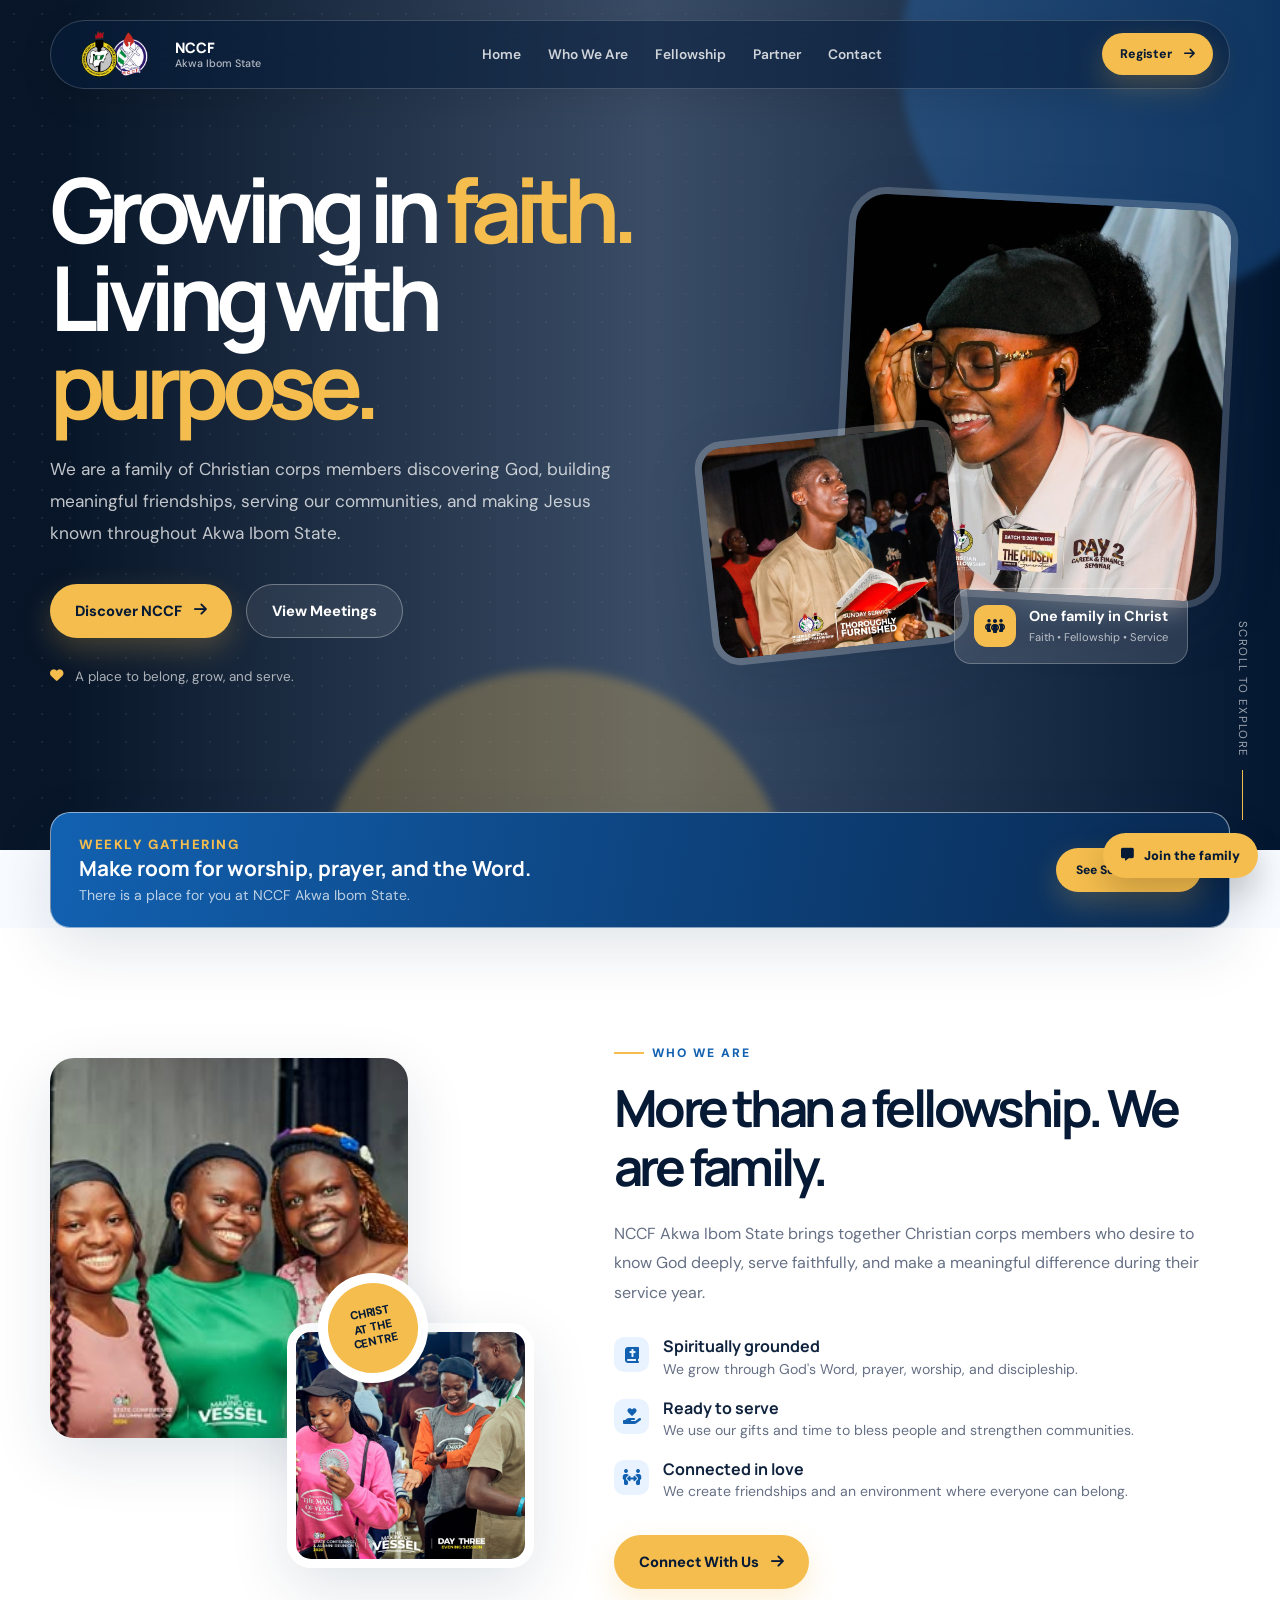
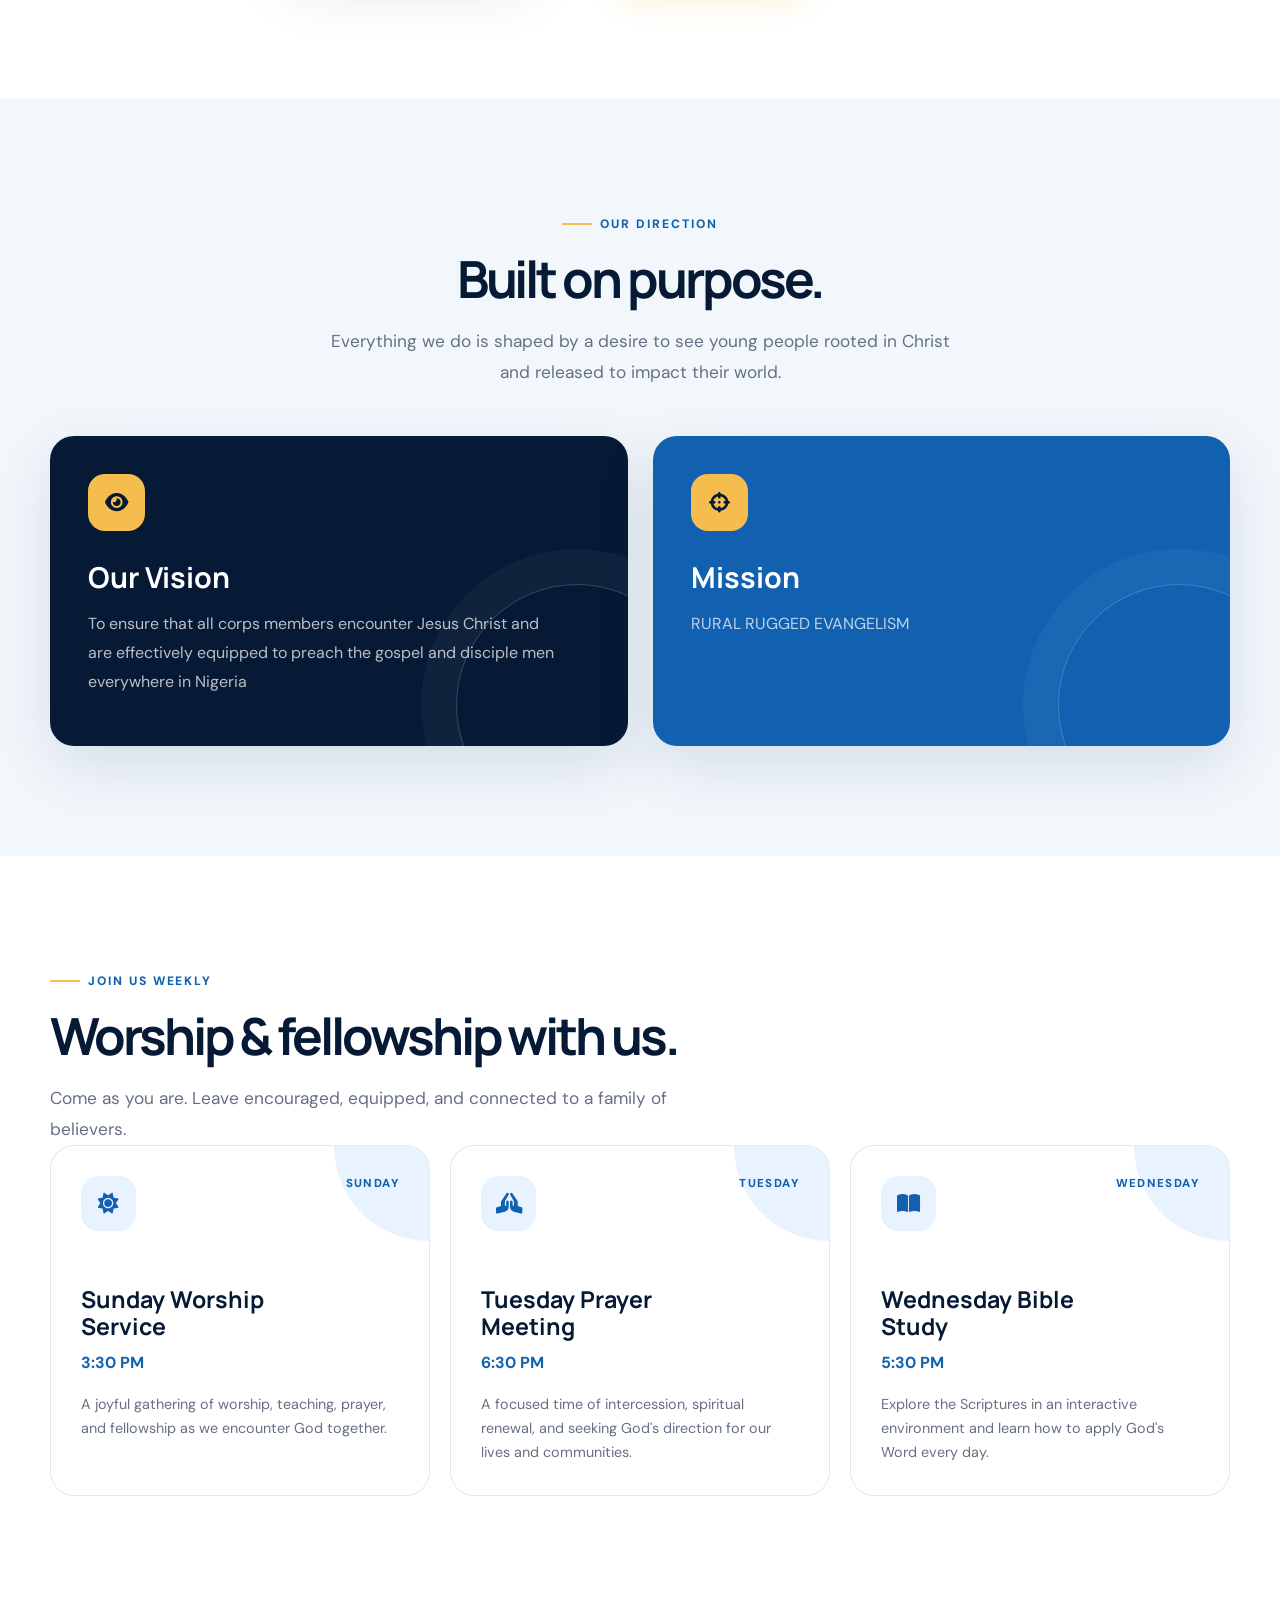
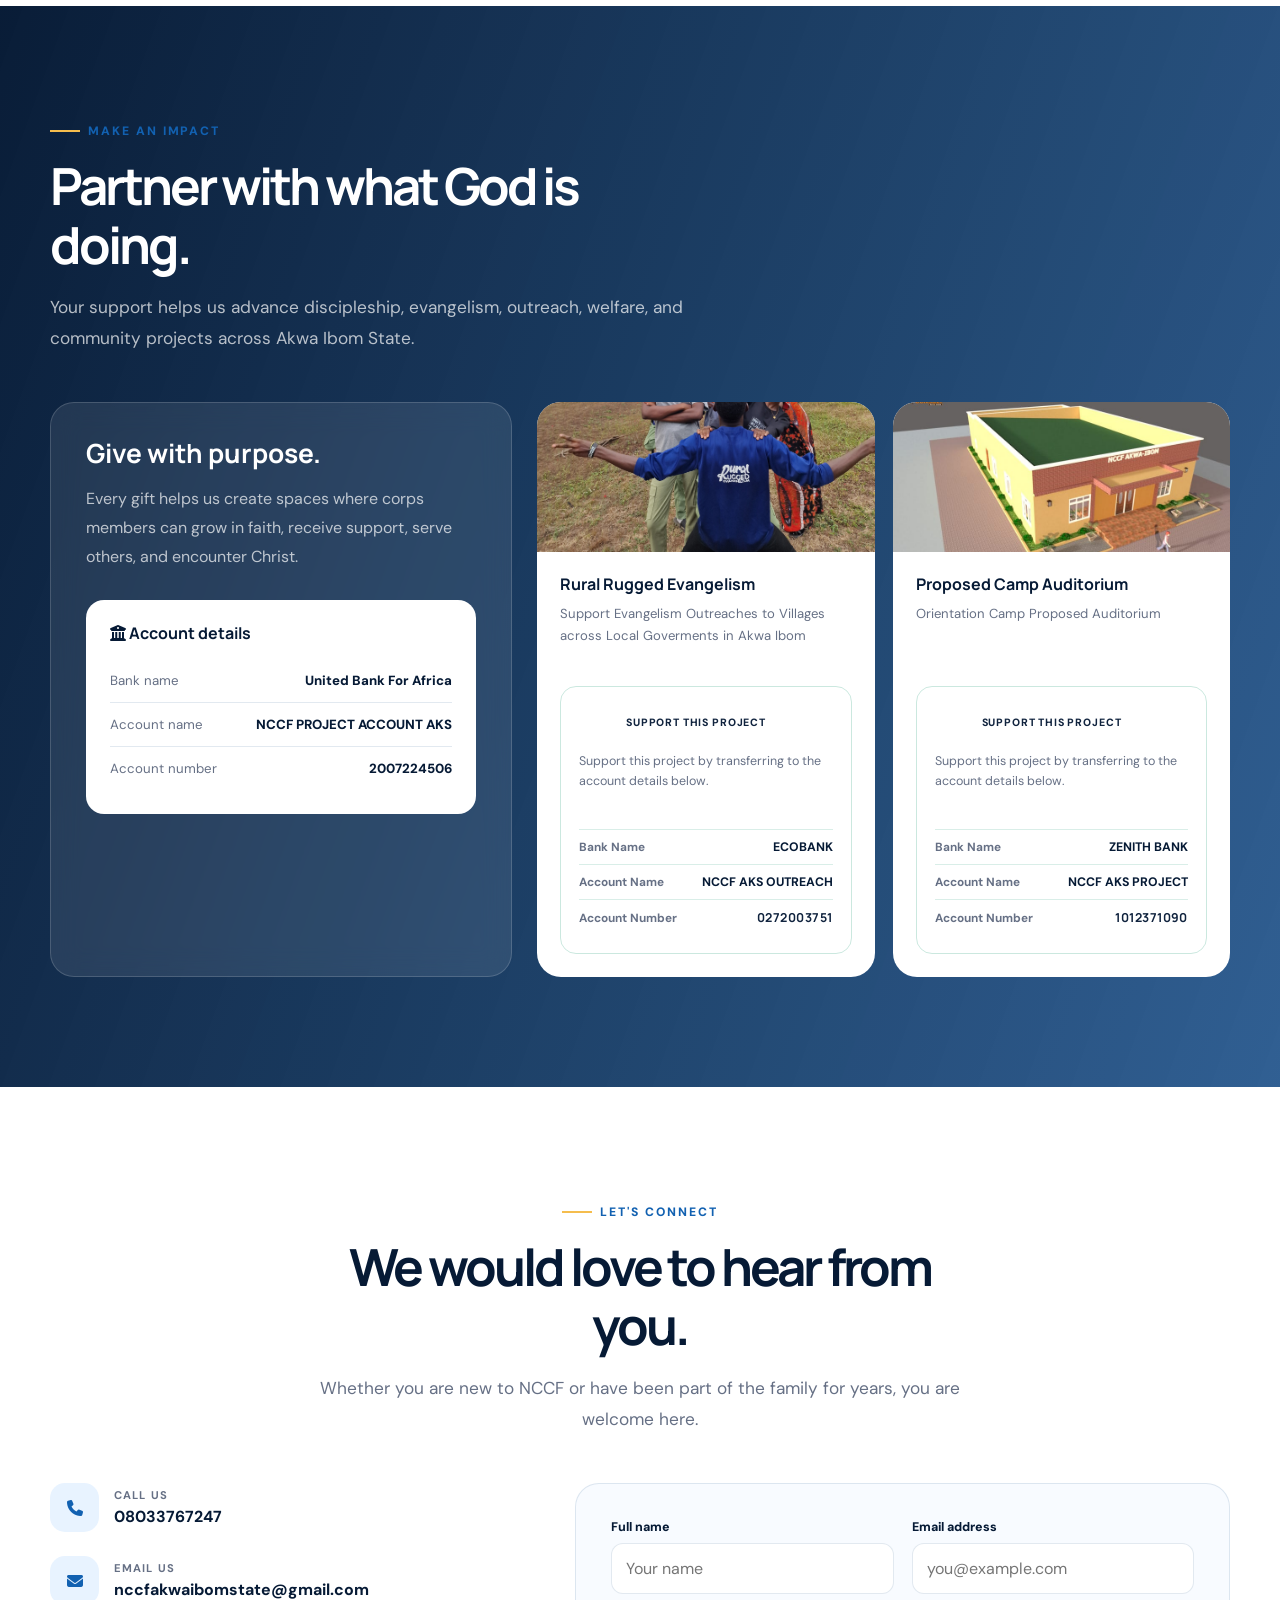
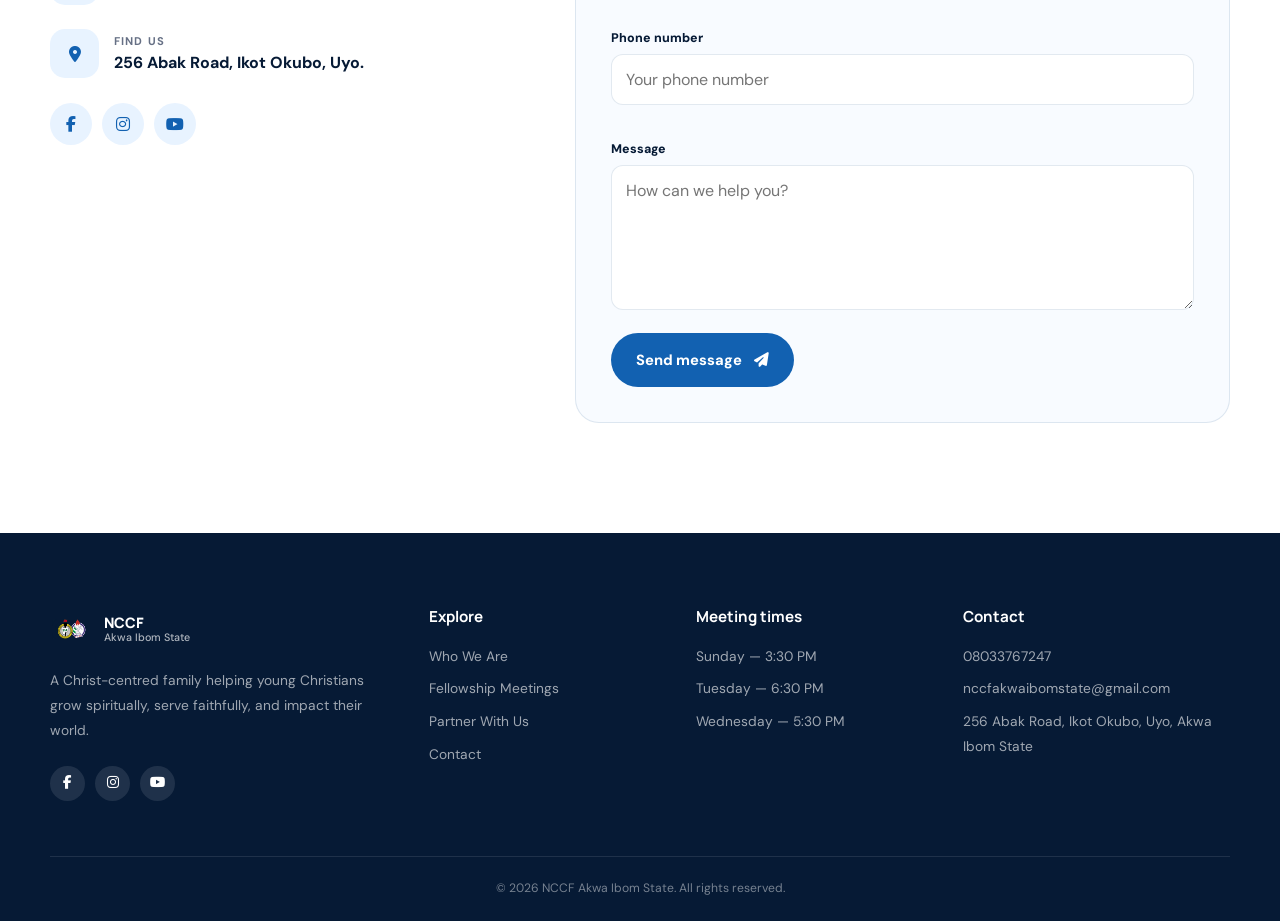
<file: index.html>
<!DOCTYPE html>
<html lang="en">

<head>
  <meta charset="UTF-8" />
  <meta name="viewport" content="width=device-width, initial-scale=1.0" />

  <title>NCCF Akwa Ibom State | Growing Together in Christ</title>

  <meta name="description"
    content="NCCF Akwa Ibom State is a Christian community of corps members growing in faith, serving God and impacting lives." />

  <link rel="preconnect" href="https://fonts.googleapis.com" />
  <link rel="preconnect" href="https://fonts.gstatic.com" crossorigin />

  <link
    href="https://fonts.googleapis.com/css2?family=DM+Sans:wght@400;500;600;700&family=Manrope:wght@400;500;600;700;800&display=swap"
    rel="stylesheet" />

  <link rel="stylesheet" href="https://cdnjs.cloudflare.com/ajax/libs/font-awesome/6.5.2/css/all.min.css" />

  <link rel="stylesheet" href="css/styles.css" />
</head>

<body>
  <header class="site-header" id="header">
    <div class="container">
      <nav class="nav">
        <a class="brand" href="#home">
          <div class="brand-mark">
            <img src="./images/nccf_logo.png" />
          </div>
          <div class="brand-copy">
            NCCF
            <small>Akwa Ibom State</small>
          </div>
        </a>

        <div class="nav-links">
          <a href="#home">Home</a>
          <a href="#about">Who We Are</a>
          <a href="#services">Fellowship</a>
          <a href="#partner">Partner</a>
          <a href="#contact">Contact</a>
        </div>

        <a class="btn btn-primary nav-cta" href="signup.html" target="_blank">
          Register <i class="fa-solid fa-arrow-right"></i>
        </a>

        <button class="menu-toggle" id="menuToggle" aria-label="Open navigation">
          <i class="fa-solid fa-bars"></i>
        </button>
      </nav>
    </div>
  </header>

  <div class="mobile-navigation" id="mobileNavigation">
    <button id="closeNavigation" aria-label="Close navigation">
      <i class="fa-solid fa-xmark"></i>
    </button>

    <a href="#home">Home</a>
    <a href="#about">Who We Are</a>
    <a href="#services">Fellowship</a>
    <a href="#partner">Partner</a>
    <a href="#contact">Contact</a>
    <a href="signup.html">Register</a>

  </div>

  <main>
    <section class="hero" id="home">
      <div class="hero-orb orb-one"></div>
      <div class="hero-orb orb-two"></div>

      <div class="container hero-inner">
        <div class="hero-copy">
          <!-- <div class="hero-label">
            <span class="pulse"></span>
            Welcome to NCCF Akwa Ibom
          </div> -->

          <h1>
            Growing in <span>faith.</span><br />
            Living with <span>purpose.</span>
          </h1>

          <p class="hero-description">
            We are a family of Christian corps members discovering God,
            building meaningful friendships, serving our communities, and
            making Jesus known throughout Akwa Ibom State.
          </p>

          <div class="hero-actions">
            <a class="btn btn-primary" href="#about">
              Discover NCCF <i class="fa-solid fa-arrow-right"></i>
            </a>

            <a class="btn btn-outline" href="#services">
              View Meetings
            </a>
          </div>

          <div class="hero-note">
            <i class="fa-solid fa-heart"></i>
            A place to belong, grow, and serve.
          </div>
        </div>

        <div class="hero-visual">
          <img class="hero-image-main" src="./images/smile.jpg " alt="Young people sharing fellowship together" />

          <img class="hero-image-small" src="./images/sing.jpg" alt="Christian worship gathering" />

          <div class="hero-card">
            <div class="hero-card-icon">
              <i class="fa-solid fa-people-group"></i>
            </div>
            <div>
              <strong>One family in Christ</strong>
              <small>Faith • Fellowship • Service</small>
            </div>
          </div>
        </div>
      </div>

      <div class="scroll-indicator">Scroll to explore</div>
    </section>

    <section class="event-bar">
      <div class="container">
        <div class="event-inner reveal">
          <div>
            <small>Weekly gathering</small>
            <h3>Make room for worship, prayer, and the Word.</h3>
            <p>There is a place for you at NCCF Akwa Ibom State.</p>
          </div>

          <a class="btn btn-primary" href="#services">
            See Service Times
          </a>
        </div>
      </div>
    </section>

    <section class="section about" id="about">
      <div class="container about-grid">
        <div class="about-gallery reveal">
          <img class="about-photo photo-one" src="./images/power_family.jpg" alt="Friends enjoying fellowship together"
            loading="lazy" />

          <img class="about-photo photo-two" src="./images/dance.jpg" alt="Community gathering outdoors"
            loading="lazy" />

          <div class="about-badge">
            Christ<br />
            at the<br />
            centre
          </div>
        </div>

        <div class="about-copy reveal delay-1">
          <div class="eyebrow">Who we are</div>

          <h2>More than a fellowship. We are family.</h2>

          <p>
            NCCF Akwa Ibom State brings together Christian corps members who
            desire to know God deeply, serve faithfully, and make a meaningful
            difference during their service year.
          </p>

          <div class="value-list">
            <div class="value-item">
              <i class="fa-solid fa-book-bible"></i>
              <div>
                <h4>Spiritually grounded</h4>
                <p>We grow through God's Word, prayer, worship, and discipleship.</p>
              </div>
            </div>

            <div class="value-item">
              <i class="fa-solid fa-hand-holding-heart"></i>
              <div>
                <h4>Ready to serve</h4>
                <p>We use our gifts and time to bless people and strengthen communities.</p>
              </div>
            </div>

            <div class="value-item">
              <i class="fa-solid fa-people-arrows"></i>
              <div>
                <h4>Connected in love</h4>
                <p>We create friendships and an environment where everyone can belong.</p>
              </div>
            </div>
          </div>

          <a class="btn btn-primary" href="#contact">
            Connect With Us <i class="fa-solid fa-arrow-right"></i>
          </a>
        </div>
      </div>
    </section>

    <section class="section vision">
      <div class="container">
        <div class="section-heading center reveal">
          <div class="eyebrow">Our direction</div>
          <h2>Built on purpose.</h2>
          <p>
            Everything we do is shaped by a desire to see young people rooted
            in Christ and released to impact their world.
          </p>
        </div>

        <div class="vision-grid">
          <article class="vision-card reveal">
            <div class="vision-icon">
              <i class="fa-solid fa-eye"></i>
            </div>

            <h3>Our Vision</h3>

            <p>
              To ensure that all corps members encounter Jesus Christ and are effectively
              equipped to preach the gospel and disciple men everywhere in Nigeria
            </p>
          </article>

          <article class="vision-card reveal delay-1">
            <div class="vision-icon">
              <i class="fa-solid fa-crosshairs"></i>
            </div>

            <h3>Mission</h3>

            <p>
              RURAL RUGGED EVANGELISM
            </p>
          </article>
        </div>
      </div>
    </section>

    <section class="section services" id="services">
      <div class="container">
        <div class="services-header">
          <div class="section-heading reveal">
            <div class="eyebrow">Join us weekly</div>
            <h2>Worship & fellowship with us.</h2>
            <p>
              Come as you are. Leave encouraged, equipped, and connected to a
              family of believers.
            </p>
          </div>
        </div>

        <div class="services-grid">
          <article class="service-card reveal">
            <div class="service-top">
              <div class="service-icon">
                <i class="fa-solid fa-sun"></i>
              </div>
              <span class="service-day">Sunday</span>
            </div>

            <h3>Sunday Worship Service</h3>
            <div class="service-meta">3:30 PM</div>

            <p>
              A joyful gathering of worship, teaching, prayer, and fellowship
              as we encounter God together.
            </p>
          </article>

          <article class="service-card reveal delay-1">
            <div class="service-top">
              <div class="service-icon">
                <i class="fa-solid fa-hands-praying"></i>
              </div>
              <span class="service-day">Tuesday</span>
            </div>

            <h3>Tuesday Prayer Meeting</h3>
            <div class="service-meta">6:30 PM</div>

            <p>
              A focused time of intercession, spiritual renewal, and seeking
              God's direction for our lives and communities.
            </p>
          </article>

          <article class="service-card reveal delay-2">
            <div class="service-top">
              <div class="service-icon">
                <i class="fa-solid fa-book-open"></i>
              </div>
              <span class="service-day">Wednesday</span>
            </div>

            <h3>Wednesday Bible Study</h3>
            <div class="service-meta">5:30 PM</div>

            <p>
              Explore the Scriptures in an interactive environment and learn
              how to apply God's Word every day.
            </p>
          </article>
        </div>
      </div>
    </section>

    <section class="section partner" id="partner">
      <div class="container">
        <div class="section-heading reveal">
          <div class="eyebrow">Make an impact</div>
          <h2>Partner with what God is doing.</h2>
          <p>
            Your support helps us advance discipleship, evangelism, outreach,
            welfare, and community projects across Akwa Ibom State.
          </p>
        </div>

        <div class="partner-grid">
          <div class="support-box reveal">
            <h3>Give with purpose.</h3>
            <p>
              Every gift helps us create spaces where corps members can grow in
              faith, receive support, serve others, and encounter Christ.
            </p>

            <div class="account-box">
              <h4>
                <i class="fa-solid fa-building-columns"></i>
                Account details
              </h4>

              <div class="account-row">
                <span>Bank name</span>
                <span>United Bank For Africa</span>
                <!-- <button class="copy" data-copy="[Bank Name]" aria-label="Copy bank name">
                  <i class="fa-regular fa-copy"></i>
                </button> -->
              </div>

              <div class="account-row">
                <span>Account name</span>
                <span>NCCF PROJECT ACCOUNT AKS</span>
                <!-- <button class="copy" data-copy="[Account Name]" aria-label="Copy account name">
                  <i class="fa-regular fa-copy"></i>
                </button> -->
              </div>

              <div class="account-row">
                <span>Account number</span>
                <span>2007224506</span>
                <!-- <button class="copy" data-copy="[Account Number]" aria-label="Copy account number">
                  <i class="fa-regular fa-copy"></i>
                </button> -->
              </div>
            </div>
          </div>

          <div class="projects">
            <article class="project-card reveal" style="--progress: 65%">
              <img class="project-image" src="./images/20260215_145110_1.jpg" alt="Volunteers serving their community"
                loading="lazy" />

              <div class="project-body">
                <h4>Rural Rugged Evangelism</h4>
                <p>
                  Support Evangelism Outreaches to Villages across Local
                  Goverments in Akwa Ibom
                </p>

                <div class="mini-support-card">
                  <div class="mini-support-heading">
                    <div class="mini-support-icon">
                      <i class="fa-solid fa-heart"></i>
                    </div>

                    <div>
                      <span>Support this project</span>
                    </div>
                  </div>

                  <p>
                    Support this project by transferring to the account details below.
                  </p>

                  <div class="mini-account-detail">
                    <span>Bank Name</span>
                    <strong>ECOBANK</strong>
                  </div>

                  <div class="mini-account-detail">
                    <span>Account Name</span>
                    <strong>NCCF AKS OUTREACH</strong>
                  </div>

                  <div class="mini-account-detail account-number">
                    <span>Account Number</span>
                    <strong>0272003751</strong>
                  </div>
                </div>
              </div>
            </article>

            <article class="project-card reveal delay-1" style="--progress: 40%">
              <img class="project-image"
                src="./images/camp-proposed.jpg"
                alt="People working together on a community project" loading="lazy" />

              <div class="project-body">
                <h4>Proposed Camp Auditorium</h4>
                <p>
                  Orientation Camp Proposed Auditorium
                </p>

                <div class="mini-support-card">
                  <div class="mini-support-heading">
                    <div class="mini-support-icon">
                      <i class="fa-solid fa-heart"></i>
                    </div>

                    <div>
                      <span>Support this project</span>
                    </div>
                  </div>

                  <p>
                    Support this project by transferring to the account details below.
                  </p>

                  <div class="mini-account-detail">
                    <span>Bank Name</span>
                    <strong>ZENITH BANK</strong>
                  </div>

                  <div class="mini-account-detail">
                    <span>Account Name</span>
                    <strong>NCCF AKS PROJECT</strong>
                  </div>

                  <div class="mini-account-detail account-number">
                    <span>Account Number</span>
                    <strong>1012371090</strong>
                  </div>
                </div>
              </div>
            </article>
          </div>
        </div>
      </div>
    </section>

    <section class="section contact" id="contact">
      <div class="container">
        <div class="section-heading center reveal">
          <div class="eyebrow">Let's connect</div>
          <h2>We would love to hear from you.</h2>
          <p>
            Whether you are new to NCCF or have been part of the family for
            years, you are welcome here.
          </p>
        </div>

        <div class="contact-grid">
          <div class="reveal">
            <div class="contact-details">
              <div class="contact-item">
                <div class="contact-icon">
                  <i class="fa-solid fa-phone"></i>
                </div>

                <div>
                  <small>Call us</small>
                  <p>08033767247</p>
                </div>
              </div>

              <div class="contact-item">
                <div class="contact-icon">
                  <i class="fa-solid fa-envelope"></i>
                </div>

                <div>
                  <small>Email us</small>
                  <p>nccfakwaibomstate@gmail.com</p>
                </div>
              </div>

              <div class="contact-item">
                <div class="contact-icon">
                  <i class="fa-solid fa-location-dot"></i>
                </div>

                <div>
                  <small>Find us</small>
                  <p>256 Abak Road, Ikot Okubo, Uyo.</p>
                </div>
              </div>
            </div>

            <div class="socials">
              <a href="https://web.facebook.com/nccfaks" target="_blank" aria-label="Facebook">
                <i class="fa-brands fa-facebook-f"></i>
              </a>

              <a href="https://www.instagram.com/nccfaks/" target="_blank" aria-label="Instagram">
                <i class="fa-brands fa-instagram"></i>
              </a>

              <a href="https://www.youtube.com/@nccfakwaibom5083/featured" target="_blank" aria-label="YouTube">
                <i class="fa-brands fa-youtube"></i>
              </a>
            </div>

            <!-- <div class="map">
              <i class="fa-solid fa-map-location-dot"></i>
              <span>Map location placeholder</span>
            </div> -->
          </div>

          <form class="contact-form reveal delay-1" id="contactForm">
            <div class="form-grid">
              <div class="field">
                <label for="name">Full name</label>
                <input id="name" type="text" placeholder="Your name" required />
              </div>

              <div class="field">
                <label for="email">Email address</label>
                <input id="email" type="email" placeholder="you@example.com" required />
              </div>

              <div class="field full">
                <label for="phone">Phone number</label>
                <input id="phone" type="tel" placeholder="Your phone number" />
              </div>

              <div class="field full">
                <label for="message">Message</label>
                <textarea id="message" placeholder="How can we help you?" required></textarea>
              </div>
            </div>

            <button class="btn form-submit" type="submit">
              Send message <i class="fa-solid fa-paper-plane"></i>
            </button>
          </form>
        </div>
      </div>
    </section>
  </main>

  <button class="floating-cta" onclick="document.querySelector('#contact').scrollIntoView()">
    <i class="fa-solid fa-message"></i>
    Join the family
  </button>

  <footer>
    <div class="container">
      <div class="footer-grid">
        <div>
          <div class="footer-brand">
            <div class="brand-mark">
            <img src="./images/nccf_logo.png" />
          </div>
            <div class="brand-copy">
              NCCF
              <small>Akwa Ibom State</small>
            </div>
          </div>

          <p>
            A Christ-centred family helping young Christians grow spiritually,
            serve faithfully, and impact their world.
          </p>

          <div class="footer-socials">
  <a href="https://web.facebook.com/nccfaks" target="_blank" aria-label="Facebook">
                <i class="fa-brands fa-facebook-f"></i>
              </a>

              <a href="https://www.instagram.com/nccfaks/" target="_blank" aria-label="Instagram">
                <i class="fa-brands fa-instagram"></i>
              </a>

              <a href="https://www.youtube.com/@nccfakwaibom5083/featured" target="_blank" aria-label="YouTube">
                <i class="fa-brands fa-youtube"></i>
              </a>
          </div>
        </div>

        <div>
          <h4>Explore</h4>
          <ul>
            <li><a href="#about">Who We Are</a></li>
            <li><a href="#services">Fellowship Meetings</a></li>
            <li><a href="#partner">Partner With Us</a></li>
            <li><a href="#contact">Contact</a></li>
          </ul>
        </div>

        <div>
          <h4>Meeting times</h4>
          <ul>
            <li>Sunday — 3:30 PM</li>
            <li>Tuesday — 6:30 PM</li>
            <li>Wednesday — 5:30 PM</li>
          </ul>
        </div>

        <div>
          <h4>Contact</h4>
          <ul>
            <li>08033767247</li>
            <li>nccfakwaibomstate@gmail.com</li>
            <li>256 Abak Road, Ikot Okubo, Uyo, Akwa Ibom State</li>
          </ul>
        </div>
      </div>

      <div class="footer-bottom">
        © 2026 NCCF Akwa Ibom State. All rights reserved.
      </div>
    </div>
  </footer>
  <script src="js/script.js"></script>

  <style>
    .mobile-navigation {
      position: fixed;
      inset: 0;
      z-index: 150;
      display: flex;
      flex-direction: column;
      align-items: center;
      justify-content: center;
      gap: 25px;
      background: var(--navy);
      opacity: 0;
      pointer-events: none;
      transform: translateY(-20px);
      transition: 0.35s var(--ease);
    }

    .mobile-navigation.active {
      opacity: 1;
      pointer-events: auto;
      transform: translateY(0);
    }

    .mobile-navigation button {
      position: absolute;
      top: 25px;
      right: 25px;
      border: 0;
      color: var(--white);
      background: transparent;
      font-size: 1.7rem;
      cursor: pointer;
    }

    .mobile-navigation a {
      color: var(--white);
      font-family: "Manrope", sans-serif;
      font-size: 1.5rem;
      font-weight: 800;
    }

    .mobile-navigation a:hover {
      color: var(--gold);
    }
  </style>
</body>

</html>
</file>
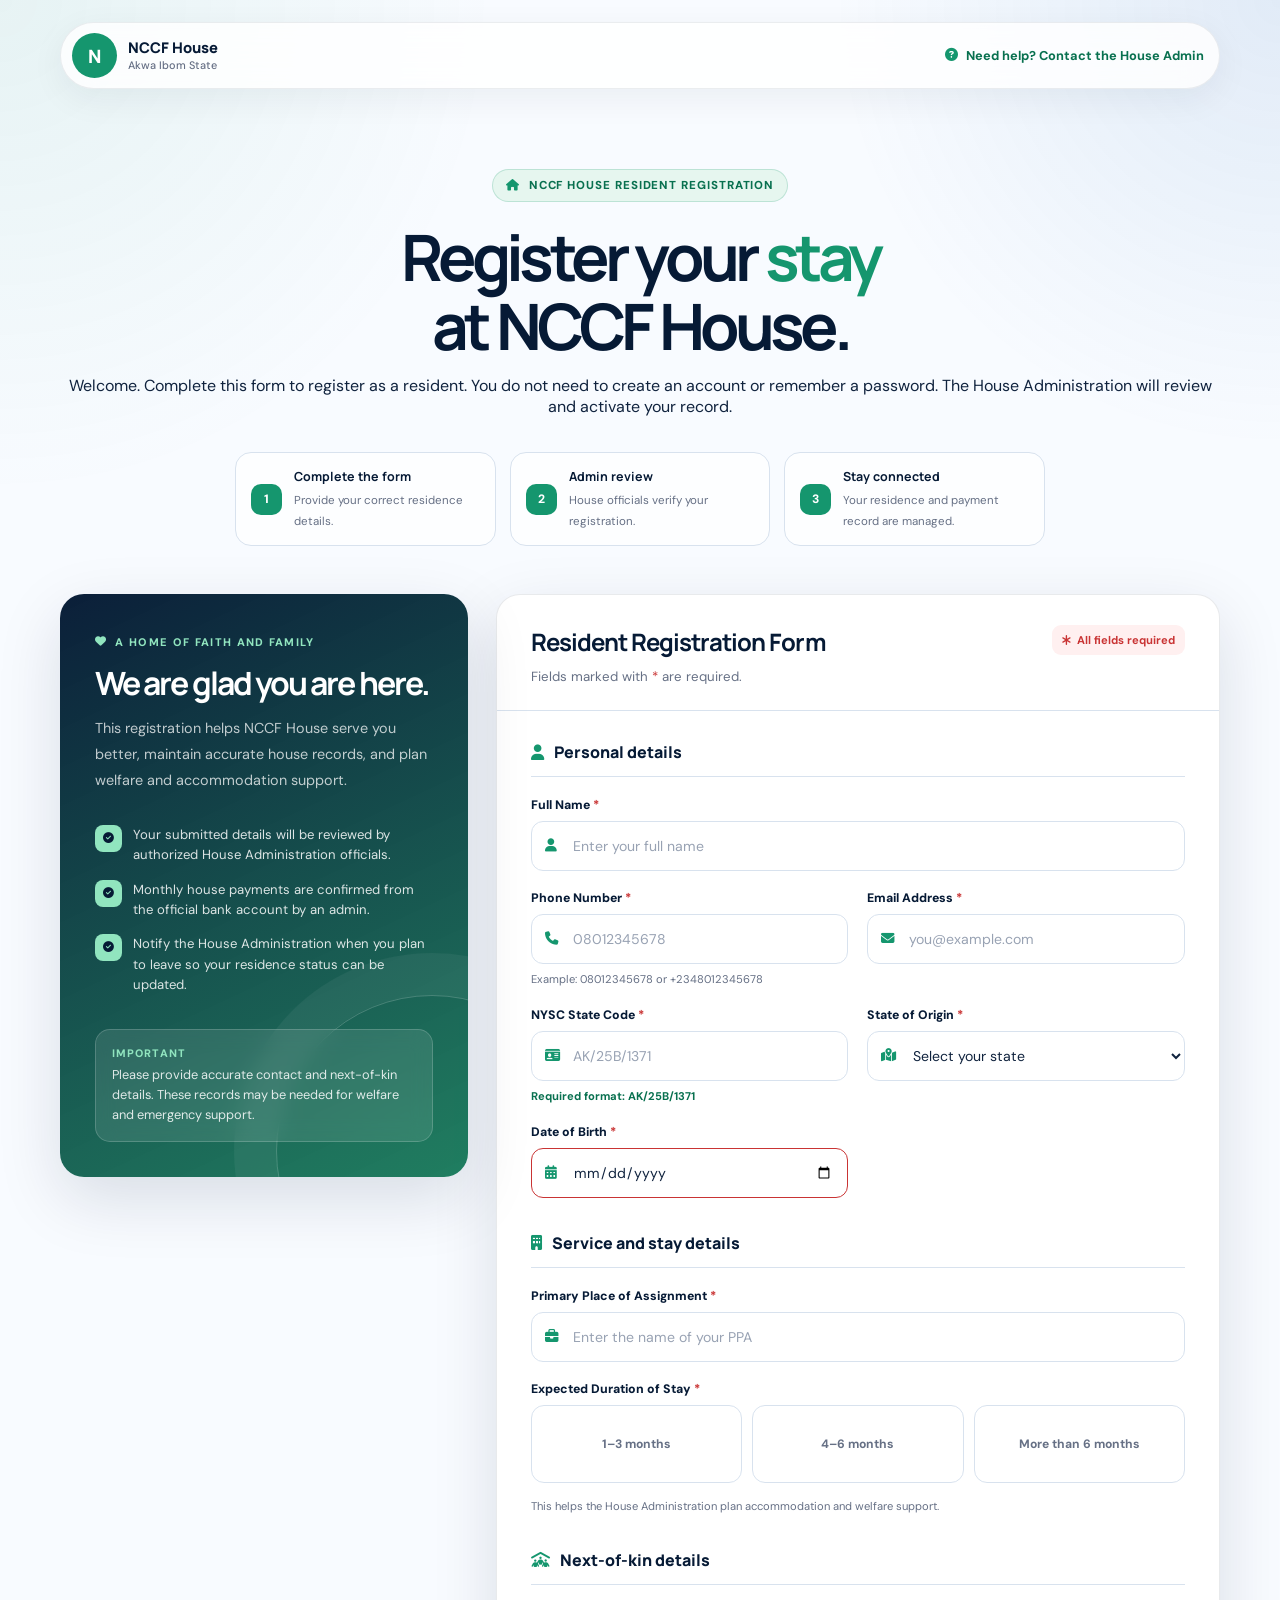
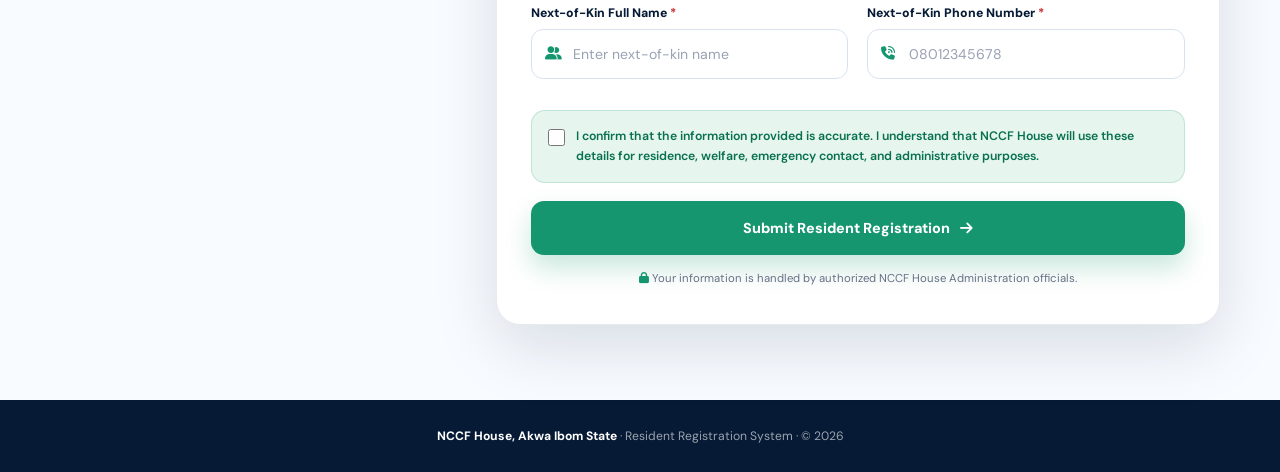
<file: register-delete-soon.html>
<!DOCTYPE html>
<html lang="en">
<head>
  <meta charset="UTF-8" />
  <meta name="viewport" content="width=device-width, initial-scale=1.0" />

  <meta
    name="description"
    content="Register your stay at NCCF House, Akwa Ibom State."
  />

  <title>Register Your Stay | NCCF Akwa Ibom State</title>

  <link rel="preconnect" href="https://fonts.googleapis.com" />
  <link rel="preconnect" href="https://fonts.gstatic.com" crossorigin />

  <link
    href="https://fonts.googleapis.com/css2?family=DM+Sans:wght@400;500;600;700&family=Manrope:wght@500;600;700;800&display=swap"
    rel="stylesheet"
  />

  <link
    rel="stylesheet"
    href="https://cdnjs.cloudflare.com/ajax/libs/font-awesome/6.5.2/css/all.min.css"
  />

  <style>
    :root {
      --navy: #061a35;
      --navy-2: #092951;
      --blue: #1261b1;
      --green: #15966e;
      --green-dark: #08704f;
      --mint: #e6f6ef;
      --cream: #f8fbff;
      --white: #ffffff;
      --ink: #10233e;
      --muted: #667085;
      --border: #d8e2ee;
      --danger: #c93434;
      --warning: #b76e00;
      --shadow: 0 22px 65px rgba(6, 26, 53, 0.13);
      --radius: 24px;
    }

    * {
      box-sizing: border-box;
      margin: 0;
      padding: 0;
    }

    html {
      scroll-behavior: smooth;
    }

    body {
      min-height: 100vh;
      color: var(--ink);
      background: var(--cream);
      font-family: "DM Sans", sans-serif;
    }

    h1,
    h2,
    h3,
    h4 {
      font-family: "Manrope", sans-serif;
    }

    a {
      color: inherit;
      text-decoration: none;
    }

    button,
    input,
    select,
    textarea {
      font: inherit;
    }

    .page-shell {
      min-height: 100vh;
      background:
        radial-gradient(circle at top left, rgba(21, 150, 110, 0.08), transparent 31rem),
        radial-gradient(circle at top right, rgba(18, 97, 177, 0.1), transparent 28rem),
        var(--cream);
    }

    /* Header */
    .site-header {
      padding: 22px 0;
    }

    .container {
      width: min(1160px, calc(100% - 40px));
      margin: 0 auto;
    }

    .navbar {
      display: flex;
      align-items: center;
      justify-content: space-between;
      padding: 10px 15px 10px 11px;
      border: 1px solid rgba(6, 26, 53, 0.08);
      border-radius: 999px;
      background: rgba(255, 255, 255, 0.82);
      box-shadow: 0 10px 35px rgba(6, 26, 53, 0.06);
      backdrop-filter: blur(16px);
    }

    .brand {
      display: flex;
      align-items: center;
      gap: 11px;
      color: var(--navy);
    }

    .brand-mark {
      display: grid;
      width: 45px;
      height: 45px;
      place-items: center;
      border-radius: 50%;
      color: var(--white);
      background: var(--green);
      font-family: "Manrope", sans-serif;
      font-size: 1.15rem;
      font-weight: 800;
    }

    .brand-copy {
      font-family: "Manrope", sans-serif;
      font-size: 0.92rem;
      font-weight: 800;
      line-height: 1.15;
    }

    .brand-copy small {
      display: block;
      margin-top: 3px;
      color: var(--muted);
      font-family: "DM Sans", sans-serif;
      font-size: 0.68rem;
      font-weight: 500;
    }

    .header-help {
      display: inline-flex;
      align-items: center;
      gap: 8px;
      color: var(--green-dark);
      font-size: 0.8rem;
      font-weight: 700;
    }

    .header-help i {
      color: var(--green);
    }

    /* Hero */
    .registration-hero {
      padding: 58px 0 48px;
      text-align: center;
    }

    .hero-tag {
      display: inline-flex;
      align-items: center;
      gap: 9px;
      padding: 8px 13px;
      border: 1px solid rgba(21, 150, 110, 0.2);
      border-radius: 999px;
      color: var(--green-dark);
      background: var(--mint);
      font-size: 0.72rem;
      font-weight: 800;
      letter-spacing: 0.08em;
      text-transform: uppercase;
    }

    .hero-tag i {
      color: var(--green);
    }

    .registration-hero h1 {
      max-width: 770px;
      margin: 20px auto 15px;
      color: var(--navy);
      font-size: clamp(2.3rem, 5vw, 4.25rem);
      letter-spacing: -0.075em;
      line-height: 1.08;
    }

    .registration-hero h1 span {
      color: var(--green);
    }

    .registration-hero > p {
      max-width: 650px;
      margin: 0 auto;
      color: var(--muted);
      font-size: 1.02rem;
      line-height: 1.8;
    }

    .flow-steps {
      display: grid;
      grid-template-columns: repeat(3, 1fr);
      gap: 14px;
      max-width: 810px;
      margin: 35px auto 0;
    }

    .flow-step {
      display: flex;
      align-items: center;
      gap: 12px;
      padding: 15px;
      border: 1px solid var(--border);
      border-radius: 16px;
      background: rgba(255, 255, 255, 0.78);
      text-align: left;
    }

    .flow-step-number {
      display: grid;
      width: 31px;
      height: 31px;
      flex-shrink: 0;
      place-items: center;
      border-radius: 10px;
      color: var(--white);
      background: var(--green);
      font-size: 0.76rem;
      font-weight: 800;
    }

    .flow-step strong {
      display: block;
      margin-bottom: 3px;
      color: var(--navy);
      font-family: "Manrope", sans-serif;
      font-size: 0.78rem;
    }

    .flow-step span {
      color: var(--muted);
      font-size: 0.72rem;
      line-height: 1.35;
    }

    /* Main Registration Layout */
    .registration-layout {
      display: grid;
      grid-template-columns: 0.72fr 1.28fr;
      gap: 28px;
      align-items: start;
      padding-bottom: 75px;
    }

    .info-panel {
      position: sticky;
      top: 22px;
      overflow: hidden;
      border-radius: var(--radius);
      color: var(--white);
      background:
        linear-gradient(155deg, rgba(6, 26, 53, 0.98), rgba(8, 112, 79, 0.9)),
        url("https://images.unsplash.com/photo-1511632765486-a01980e01a18?auto=format&fit=crop&w=1000&q=85")
        center/cover;
      box-shadow: var(--shadow);
    }

    .info-panel-content {
      position: relative;
      z-index: 1;
      padding: 35px;
    }

    .info-panel::after {
      position: absolute;
      right: -120px;
      bottom: -130px;
      width: 310px;
      height: 310px;
      border: 1px solid rgba(255, 255, 255, 0.2);
      border-radius: 50%;
      box-shadow: 0 0 0 42px rgba(255, 255, 255, 0.05);
      content: "";
    }

    .info-panel-label {
      display: inline-flex;
      align-items: center;
      gap: 8px;
      color: #91e5bf;
      font-size: 0.69rem;
      font-weight: 800;
      letter-spacing: 0.12em;
      text-transform: uppercase;
    }

    .info-panel h2 {
      margin: 16px 0 14px;
      font-size: 2rem;
      letter-spacing: -0.06em;
      line-height: 1.12;
    }

    .info-panel > div > p {
      color: rgba(255, 255, 255, 0.74);
      font-size: 0.9rem;
      line-height: 1.8;
    }

    .info-list {
      display: grid;
      gap: 14px;
      margin-top: 31px;
    }

    .info-list-item {
      display: flex;
      align-items: flex-start;
      gap: 11px;
      color: rgba(255, 255, 255, 0.85);
      font-size: 0.82rem;
      line-height: 1.55;
    }

    .info-list-item i {
      display: grid;
      width: 27px;
      height: 27px;
      flex-shrink: 0;
      place-items: center;
      border-radius: 8px;
      color: var(--navy);
      background: #91e5bf;
      font-size: 0.68rem;
    }

    .support-box {
      margin-top: 34px;
      padding: 16px;
      border: 1px solid rgba(255, 255, 255, 0.18);
      border-radius: 15px;
      background: rgba(255, 255, 255, 0.1);
      backdrop-filter: blur(10px);
    }

    .support-box small {
      display: block;
      margin-bottom: 5px;
      color: #91e5bf;
      font-size: 0.68rem;
      font-weight: 800;
      letter-spacing: 0.1em;
      text-transform: uppercase;
    }

    .support-box p {
      color: rgba(255, 255, 255, 0.85) !important;
      font-size: 0.8rem !important;
      line-height: 1.55 !important;
    }

    /* Form */
    .registration-card {
      overflow: hidden;
      border: 1px solid rgba(6, 26, 53, 0.09);
      border-radius: var(--radius);
      background: var(--white);
      box-shadow: var(--shadow);
    }

    .registration-card-header {
      display: flex;
      justify-content: space-between;
      gap: 20px;
      padding: 30px 34px 23px;
      border-bottom: 1px solid var(--border);
    }

    .registration-card-header h2 {
      margin-bottom: 8px;
      color: var(--navy);
      font-size: 1.5rem;
      letter-spacing: -0.04em;
    }

    .registration-card-header p {
      color: var(--muted);
      font-size: 0.83rem;
      line-height: 1.6;
    }

    .required-message {
      display: inline-flex;
      align-items: center;
      gap: 6px;
      height: fit-content;
      padding: 8px 10px;
      border-radius: 9px;
      color: var(--danger);
      background: #fff0f0;
      font-size: 0.7rem;
      font-weight: 700;
      white-space: nowrap;
    }

    .registration-form {
      padding: 30px 34px 36px;
    }

    .form-section {
      margin-bottom: 34px;
    }

    .form-section:last-of-type {
      margin-bottom: 0;
    }

    .section-heading {
      display: flex;
      align-items: center;
      gap: 10px;
      margin-bottom: 20px;
      padding-bottom: 13px;
      border-bottom: 1px solid var(--border);
      color: var(--navy);
      font-family: "Manrope", sans-serif;
      font-size: 1rem;
      font-weight: 800;
    }

    .section-heading i {
      color: var(--green);
      font-size: 0.95rem;
    }

    .form-grid {
      display: grid;
      grid-template-columns: repeat(2, 1fr);
      gap: 19px;
    }

    .field {
      min-width: 0;
    }

    .field.full {
      grid-column: 1 / -1;
    }

    .field label {
      display: block;
      margin-bottom: 8px;
      color: var(--navy);
      font-size: 0.77rem;
      font-weight: 800;
    }

    .required {
      color: var(--danger);
    }

    .input-wrap {
      position: relative;
    }

    .input-wrap > i {
      position: absolute;
      z-index: 1;
      top: 50%;
      left: 14px;
      color: var(--green);
      font-size: 0.84rem;
      transform: translateY(-50%);
    }

    .input-wrap input,
    .input-wrap select {
      width: 100%;
      height: 50px;
      border: 1px solid var(--border);
      border-radius: 12px;
      outline: none;
      padding: 0 14px 0 41px;
      color: var(--ink);
      background: var(--white);
      font-family: inherit;
      font-size: 0.88rem;
      transition: 0.25s ease;
    }

    .input-wrap select {
      cursor: pointer;
    }

    .input-wrap input::placeholder {
      color: #98a2b3;
    }

    .input-wrap input:focus,
    .input-wrap select:focus {
      border-color: var(--green);
      box-shadow: 0 0 0 4px rgba(21, 150, 110, 0.11);
    }

    .input-wrap input:invalid:not(:placeholder-shown) {
      border-color: var(--danger);
    }

    .input-wrap input:valid:not(:placeholder-shown) {
      border-color: var(--green);
    }

    .field-help {
      display: block;
      margin-top: 7px;
      color: var(--muted);
      font-size: 0.7rem;
      line-height: 1.5;
    }

    .code-hint {
      color: var(--green-dark);
      font-weight: 700;
    }

    .duration-options {
      display: grid;
      grid-template-columns: repeat(3, 1fr);
      gap: 10px;
    }

    .duration-option {
      position: relative;
    }

    .duration-option input {
      position: absolute;
      opacity: 0;
      pointer-events: none;
    }

    .duration-option label {
      display: flex;
      min-height: 78px;
      align-items: center;
      justify-content: center;
      padding: 12px;
      border: 1px solid var(--border);
      border-radius: 13px;
      color: var(--muted);
      background: var(--white);
      cursor: pointer;
      font-size: 0.76rem;
      font-weight: 700;
      line-height: 1.35;
      text-align: center;
      transition: 0.25s ease;
    }

    .duration-option input:checked + label {
      border-color: var(--green);
      color: var(--green-dark);
      background: var(--mint);
      box-shadow: 0 0 0 3px rgba(21, 150, 110, 0.1);
    }

    .declaration {
      display: flex;
      align-items: flex-start;
      gap: 11px;
      margin-top: 31px;
      padding: 16px;
      border: 1px solid rgba(21, 150, 110, 0.18);
      border-radius: 14px;
      background: var(--mint);
    }

    .declaration input {
      width: 17px;
      height: 17px;
      flex-shrink: 0;
      margin-top: 2px;
      accent-color: var(--green);
      cursor: pointer;
    }

    .declaration label {
      color: var(--green-dark);
      font-size: 0.77rem;
      font-weight: 600;
      line-height: 1.6;
      cursor: pointer;
    }

    .submit-btn {
      display: flex;
      width: 100%;
      min-height: 54px;
      align-items: center;
      justify-content: center;
      gap: 10px;
      margin-top: 18px;
      border: 0;
      border-radius: 13px;
      color: var(--white);
      background: var(--green);
      box-shadow: 0 13px 26px rgba(21, 150, 110, 0.23);
      cursor: pointer;
      font-size: 0.9rem;
      font-weight: 800;
      transition: 0.28s ease;
    }

    .submit-btn:hover {
      background: var(--green-dark);
      box-shadow: 0 17px 30px rgba(8, 112, 79, 0.27);
      transform: translateY(-3px);
    }

    .privacy-note {
      margin-top: 15px;
      color: var(--muted);
      font-size: 0.71rem;
      line-height: 1.6;
      text-align: center;
    }

    .privacy-note i {
      color: var(--green);
    }

    /* Success Modal */
    .success-overlay {
      position: fixed;
      z-index: 100;
      inset: 0;
      display: none;
      align-items: center;
      justify-content: center;
      padding: 20px;
      background: rgba(6, 26, 53, 0.7);
      backdrop-filter: blur(6px);
    }

    .success-overlay.active {
      display: flex;
    }

    .success-card {
      width: min(100%, 440px);
      padding: 38px 30px;
      border-radius: 24px;
      background: var(--white);
      box-shadow: 0 25px 80px rgba(0, 0, 0, 0.25);
      animation: popIn 0.35s ease both;
      text-align: center;
    }

    @keyframes popIn {
      from {
        opacity: 0;
        transform: translateY(25px) scale(0.96);
      }

      to {
        opacity: 1;
        transform: translateY(0) scale(1);
      }
    }

    .success-icon {
      display: grid;
      width: 68px;
      height: 68px;
      margin: 0 auto 18px;
      place-items: center;
      border-radius: 50%;
      color: var(--white);
      background: var(--green);
      box-shadow: 0 12px 25px rgba(21, 150, 110, 0.25);
      font-size: 1.7rem;
    }

    .success-card h2 {
      margin-bottom: 11px;
      color: var(--navy);
      font-size: 1.7rem;
      letter-spacing: -0.05em;
    }

    .success-card p {
      color: var(--muted);
      font-size: 0.9rem;
      line-height: 1.7;
    }

    .success-card button {
      width: 100%;
      min-height: 48px;
      margin-top: 24px;
      border: 0;
      border-radius: 12px;
      color: var(--white);
      background: var(--navy);
      cursor: pointer;
      font-weight: 800;
    }

    /* Footer */
    footer {
      padding: 28px 0;
      color: rgba(255, 255, 255, 0.6);
      background: var(--navy);
      font-size: 0.76rem;
      text-align: center;
    }

    footer strong {
      color: var(--white);
    }

    @media (max-width: 980px) {
      .registration-layout {
        grid-template-columns: 1fr;
      }

      .info-panel {
        position: relative;
        top: auto;
      }
    }

    @media (max-width: 700px) {
      .container {
        width: min(100% - 28px, 1160px);
      }

      .site-header {
        padding: 14px 0;
      }

      .header-help {
        display: none;
      }

      .registration-hero {
        padding: 42px 0 35px;
      }

      .flow-steps {
        grid-template-columns: 1fr;
      }

      .registration-card-header,
      .registration-form {
        padding-right: 21px;
        padding-left: 21px;
      }

      .registration-card-header {
        flex-direction: column;
      }

      .required-message {
        align-self: flex-start;
      }

      .form-grid {
        grid-template-columns: 1fr;
      }

      .field.full {
        grid-column: auto;
      }

      .duration-options {
        grid-template-columns: 1fr;
      }

      .duration-option label {
        min-height: 50px;
      }
    }

    @media (max-width: 430px) {
      .brand-copy {
        font-size: 0.8rem;
      }

      .registration-hero h1 {
        font-size: 2.35rem;
      }

      .info-panel-content {
        padding: 27px 23px;
      }
    }
  </style>
</head>

<body>
  <div class="page-shell">
    <header class="site-header">
      <div class="container">
        <nav class="navbar">
          <a class="brand" href="index.html" aria-label="NCCF Akwa Ibom homepage">
            <div class="brand-mark">N</div>

            <div class="brand-copy">
              NCCF House
              <small>Akwa Ibom State</small>
            </div>
          </a>

          <a class="header-help" href="tel:[INSERT_PHONE_NUMBER]">
            <i class="fa-solid fa-circle-question"></i>
            Need help? Contact the House Admin
          </a>
        </nav>
      </div>
    </header>

    <main>
      <section class="registration-hero">
        <div class="container">
          <div class="hero-tag">
            <i class="fa-solid fa-house"></i>
            NCCF House Resident Registration
          </div>

          <h1>
            Register your <span>stay</span><br />
            at NCCF House.
          </h1>

          <p>
            Welcome. Complete this form to register as a resident. You do not
            need to create an account or remember a password. The House
            Administration will review and activate your record.
          </p>

          <div class="flow-steps">
            <div class="flow-step">
              <div class="flow-step-number">1</div>
              <div>
                <strong>Complete the form</strong>
                <span>Provide your correct residence details.</span>
              </div>
            </div>

            <div class="flow-step">
              <div class="flow-step-number">2</div>
              <div>
                <strong>Admin review</strong>
                <span>House officials verify your registration.</span>
              </div>
            </div>

            <div class="flow-step">
              <div class="flow-step-number">3</div>
              <div>
                <strong>Stay connected</strong>
                <span>Your residence and payment record are managed.</span>
              </div>
            </div>
          </div>
        </div>
      </section>

      <section class="container registration-layout">
        <aside class="info-panel">
          <div class="info-panel-content">
            <div class="info-panel-label">
              <i class="fa-solid fa-heart"></i>
              A home of faith and family
            </div>

            <h2>We are glad you are here.</h2>

            <p>
              This registration helps NCCF House serve you better, maintain
              accurate house records, and plan welfare and accommodation
              support.
            </p>

            <div class="info-list">
              <div class="info-list-item">
                <i class="fa-solid fa-circle-check"></i>
                <span>
                  Your submitted details will be reviewed by authorized House
                  Administration officials.
                </span>
              </div>

              <div class="info-list-item">
                <i class="fa-solid fa-circle-check"></i>
                <span>
                  Monthly house payments are confirmed from the official bank
                  account by an admin.
                </span>
              </div>

              <div class="info-list-item">
                <i class="fa-solid fa-circle-check"></i>
                <span>
                  Notify the House Administration when you plan to leave so
                  your residence status can be updated.
                </span>
              </div>
            </div>

            <div class="support-box">
              <small>Important</small>
              <p>
                Please provide accurate contact and next-of-kin details. These
                records may be needed for welfare and emergency support.
              </p>
            </div>
          </div>
        </aside>

        <section class="registration-card">
          <header class="registration-card-header">
            <div>
              <h2>Resident Registration Form</h2>
              <p>
                Fields marked with <span class="required">*</span> are required.
              </p>
            </div>

            <span class="required-message">
              <i class="fa-solid fa-asterisk"></i>
              All fields required
            </span>
          </header>

          <form class="registration-form" id="residentRegistrationForm">
            <!-- Personal details -->
            <section class="form-section">
              <h3 class="section-heading">
                <i class="fa-solid fa-user"></i>
                Personal details
              </h3>

              <div class="form-grid">
                <div class="field full">
                  <label for="fullName">
                    Full Name <span class="required">*</span>
                  </label>

                  <div class="input-wrap">
                    <i class="fa-solid fa-user"></i>
                    <input
                      id="fullName"
                      name="fullName"
                      type="text"
                      placeholder="Enter your full name"
                      autocomplete="name"
                      required
                    />
                  </div>
                </div>

                <div class="field">
                  <label for="phone">
                    Phone Number <span class="required">*</span>
                  </label>

                  <div class="input-wrap">
                    <i class="fa-solid fa-phone"></i>
                    <input
                      id="phone"
                      name="phone"
                      type="tel"
                      placeholder="08012345678"
                      autocomplete="tel"
                      inputmode="tel"
                      pattern="(?:\+234|234|0)[789][01]\d{8}"
                      title="Enter a valid Nigerian phone number, for example 08012345678."
                      required
                    />
                  </div>

                  <small class="field-help">
                    Example: 08012345678 or +2348012345678
                  </small>
                </div>

                <div class="field">
                  <label for="email">
                    Email Address <span class="required">*</span>
                  </label>

                  <div class="input-wrap">
                    <i class="fa-solid fa-envelope"></i>
                    <input
                      id="email"
                      name="email"
                      type="email"
                      placeholder="you@example.com"
                      autocomplete="email"
                      required
                    />
                  </div>
                </div>

                <div class="field">
                  <label for="stateCode">
                    NYSC State Code <span class="required">*</span>
                  </label>

                  <div class="input-wrap">
                    <i class="fa-solid fa-id-card"></i>
                    <input
                      id="stateCode"
                      name="stateCode"
                      type="text"
                      placeholder="AK/25B/1371"
                      maxlength="11"
                      autocapitalize="characters"
                      pattern="AK\/(?:25|26)[ABC]\/\d{4}"
                      title="Use the format AK/25B/1371."
                      required
                    />
                  </div>

                  <small class="field-help code-hint">
                    Required format: AK/25B/1371
                  </small>
                </div>

                <div class="field">
                  <label for="stateOfOrigin">
                    State of Origin <span class="required">*</span>
                  </label>

                  <div class="input-wrap">
                    <i class="fa-solid fa-map-location-dot"></i>

                    <select id="stateOfOrigin" name="stateOfOrigin" required>
                      <option value="" selected disabled>Select your state</option>
                      <option value="Abia">Abia</option>
                      <option value="Adamawa">Adamawa</option>
                      <option value="Akwa Ibom">Akwa Ibom</option>
                      <option value="Anambra">Anambra</option>
                      <option value="Bauchi">Bauchi</option>
                      <option value="Bayelsa">Bayelsa</option>
                      <option value="Benue">Benue</option>
                      <option value="Borno">Borno</option>
                      <option value="Cross River">Cross River</option>
                      <option value="Delta">Delta</option>
                      <option value="Ebonyi">Ebonyi</option>
                      <option value="Edo">Edo</option>
                      <option value="Ekiti">Ekiti</option>
                      <option value="Enugu">Enugu</option>
                      <option value="Federal Capital Territory">Federal Capital Territory</option>
                      <option value="Gombe">Gombe</option>
                      <option value="Imo">Imo</option>
                      <option value="Jigawa">Jigawa</option>
                      <option value="Kaduna">Kaduna</option>
                      <option value="Kano">Kano</option>
                      <option value="Katsina">Katsina</option>
                      <option value="Kebbi">Kebbi</option>
                      <option value="Kogi">Kogi</option>
                      <option value="Kwara">Kwara</option>
                      <option value="Lagos">Lagos</option>
                      <option value="Nasarawa">Nasarawa</option>
                      <option value="Niger">Niger</option>
                      <option value="Ogun">Ogun</option>
                      <option value="Ondo">Ondo</option>
                      <option value="Osun">Osun</option>
                      <option value="Oyo">Oyo</option>
                      <option value="Plateau">Plateau</option>
                      <option value="Rivers">Rivers</option>
                      <option value="Sokoto">Sokoto</option>
                      <option value="Taraba">Taraba</option>
                      <option value="Yobe">Yobe</option>
                      <option value="Zamfara">Zamfara</option>
                    </select>
                  </div>
                </div>

                <div class="field">
                  <label for="dob">
                    Date of Birth <span class="required">*</span>
                  </label>

                  <div class="input-wrap">
                    <i class="fa-solid fa-calendar-days"></i>
                    <input
                      id="dob"
                      name="dob"
                      type="date"
                      autocomplete="bday"
                      required
                    />
                  </div>
                </div>
              </div>
            </section>

            <!-- Service and stay details -->
            <section class="form-section">
              <h3 class="section-heading">
                <i class="fa-solid fa-building"></i>
                Service and stay details
              </h3>

              <div class="form-grid">
                <div class="field full">
                  <label for="ppa">
                    Primary Place of Assignment <span class="required">*</span>
                  </label>

                  <div class="input-wrap">
                    <i class="fa-solid fa-briefcase"></i>
                    <input
                      id="ppa"
                      name="ppa"
                      type="text"
                      placeholder="Enter the name of your PPA"
                      autocomplete="organization"
                      required
                    />
                  </div>
                </div>

                <div class="field full">
                  <label>
                    Expected Duration of Stay <span class="required">*</span>
                  </label>

                  <div class="duration-options">
                    <div class="duration-option">
                      <input
                        id="durationShort"
                        name="durationOfStay"
                        value="1 to 3 months"
                        type="radio"
                        required
                      />
                      <label for="durationShort">1–3 months</label>
                    </div>

                    <div class="duration-option">
                      <input
                        id="durationMedium"
                        name="durationOfStay"
                        value="4 to 6 months"
                        type="radio"
                        required
                      />
                      <label for="durationMedium">4–6 months</label>
                    </div>

                    <div class="duration-option">
                      <input
                        id="durationLong"
                        name="durationOfStay"
                        value="More than 6 months"
                        type="radio"
                        required
                      />
                      <label for="durationLong">More than 6 months</label>
                    </div>
                  </div>

                  <small class="field-help">
                    This helps the House Administration plan accommodation and
                    welfare support.
                  </small>
                </div>
              </div>
            </section>

            <!-- Next of kin -->
            <section class="form-section">
              <h3 class="section-heading">
                <i class="fa-solid fa-people-roof"></i>
                Next-of-kin details
              </h3>

              <div class="form-grid">
                <div class="field">
                  <label for="nextOfKinName">
                    Next-of-Kin Full Name <span class="required">*</span>
                  </label>

                  <div class="input-wrap">
                    <i class="fa-solid fa-user-group"></i>
                    <input
                      id="nextOfKinName"
                      name="nextOfKinName"
                      type="text"
                      placeholder="Enter next-of-kin name"
                      required
                    />
                  </div>
                </div>

                <div class="field">
                  <label for="nextOfKinPhone">
                    Next-of-Kin Phone Number <span class="required">*</span>
                  </label>

                  <div class="input-wrap">
                    <i class="fa-solid fa-phone-volume"></i>
                    <input
                      id="nextOfKinPhone"
                      name="nextOfKinPhone"
                      type="tel"
                      placeholder="08012345678"
                      inputmode="tel"
                      pattern="(?:\+234|234|0)[789][01]\d{8}"
                      title="Enter a valid Nigerian phone number."
                      required
                    />
                  </div>
                </div>
              </div>
            </section>

            <!-- Confirmation -->
            <div class="declaration">
              <input id="declaration" type="checkbox" required />

              <label for="declaration">
                I confirm that the information provided is accurate. I
                understand that NCCF House will use these details for residence,
                welfare, emergency contact, and administrative purposes.
              </label>
            </div>

            <button class="submit-btn" type="submit">
              Submit Resident Registration
              <i class="fa-solid fa-arrow-right"></i>
            </button>

            <p class="privacy-note">
              <i class="fa-solid fa-lock"></i>
              Your information is handled by authorized NCCF House
              Administration officials.
            </p>
          </form>
        </section>
      </section>
    </main>

    <footer>
      <div class="container">
        <strong>NCCF House, Akwa Ibom State</strong> · Resident Registration
        System · © 2026
      </div>
    </footer>
  </div>

  <!-- Success state -->
  <div
    class="success-overlay"
    id="successOverlay"
    role="dialog"
    aria-modal="true"
    aria-labelledby="successTitle"
  >
    <div class="success-card">
      <div class="success-icon">
        <i class="fa-solid fa-check"></i>
      </div>

      <h2 id="successTitle">Registration received</h2>

      <p>
        Thank you for registering your stay at NCCF House. The House
        Administration will review your details and update your resident status.
      </p>

      <button id="closeSuccess" type="button">
        Done
      </button>
    </div>
  </div>

  <script>
    const residentForm = document.querySelector("#residentRegistrationForm");
    const stateCodeInput = document.querySelector("#stateCode");
    const successOverlay = document.querySelector("#successOverlay");
    const closeSuccessButton = document.querySelector("#closeSuccess");
    const submitButton = residentForm.querySelector(".submit-btn");

    const stateCodePattern = /^AK\/(?:25|26)[ABC]\/\d{4}$/;
    const phonePattern = /^(?:\+234|234|0)[789][01]\d{8}$/;

    stateCodeInput.addEventListener("input", (event) => {
      event.target.value = event.target.value.toUpperCase();
    });

    residentForm.addEventListener("submit", async (event) => {
      event.preventDefault();

      if (!residentForm.checkValidity()) {
        residentForm.reportValidity();
        return;
      }

      const stateCode = stateCodeInput.value.trim().toUpperCase();
      const phone = document.querySelector("#phone").value.trim();
      const nextOfKinPhone = document.querySelector("#nextOfKinPhone").value.trim();

      if (!stateCodePattern.test(stateCode)) {
        alert("Use a valid NYSC state code format, for example AK/25B/1371.");
        stateCodeInput.focus();
        return;
      }

      if (!phonePattern.test(phone)) {
        alert("Enter a valid Nigerian phone number.");
        document.querySelector("#phone").focus();
        return;
      }

      if (!phonePattern.test(nextOfKinPhone)) {
        alert("Enter a valid next-of-kin phone number.");
        document.querySelector("#nextOfKinPhone").focus();
        return;
      }

      const formData = {
        fullName: document.querySelector("#fullName").value.trim(),
        phone,
        email: document.querySelector("#email").value.trim().toLowerCase(),
        stateCode,
        stateOfOrigin: document.querySelector("#stateOfOrigin").value,
        dateOfBirth: document.querySelector("#dob").value,
        ppa: document.querySelector("#ppa").value.trim(),
        durationOfStay: document.querySelector(
          'input[name="durationOfStay"]:checked'
        ).value,
        nextOfKinName: document.querySelector("#nextOfKinName").value.trim(),
        nextOfKinPhone
      };

      console.log("Resident registration:", formData);

      /*
        CONNECT SUPABASE HERE:

        1. Send formData to a protected server endpoint or Supabase Edge Function.
        2. Do NOT allow anonymous browser code direct access to other resident data.
        3. The server should create a new resident record with:
           resident_status: "pending_review"
           date_registered: current date

        Example expected backend payload:
        {
          full_name: formData.fullName,
          phone: formData.phone,
          email: formData.email,
          state_code: formData.stateCode,
          state_of_origin: formData.stateOfOrigin,
          date_of_birth: formData.dateOfBirth,
          ppa: formData.ppa,
          duration_of_stay: formData.durationOfStay,
          next_of_kin_name: formData.nextOfKinName,
          next_of_kin_phone: formData.nextOfKinPhone,
          resident_status: "pending_review"
        }
      */

      const initialText = submitButton.innerHTML;
      submitButton.disabled = true;
      submitButton.innerHTML =
        'Submitting registration <i class="fa-solid fa-spinner fa-spin"></i>';

      // Replace this delay with your real Supabase/Edge Function request.
      await new Promise((resolve) => setTimeout(resolve, 900));

      submitButton.disabled = false;
      submitButton.innerHTML = initialText;

      residentForm.reset();
      successOverlay.classList.add("active");
    });

    closeSuccessButton.addEventListener("click", () => {
      successOverlay.classList.remove("active");
      window.scrollTo({ top: 0, behavior: "smooth" });
    });

    successOverlay.addEventListener("click", (event) => {
      if (event.target === successOverlay) {
        successOverlay.classList.remove("active");
      }
    });
  </script>
</body>
</html>
</file>
<file: css/styles.css>
:root {
      --navy: #061a35;
      --navy-2: #092951;
      --blue: #1261b1;
      --blue-2: #2b83dc;
      --sky: #e8f3ff;
      --gold: #f5bd4d;
      --white: #ffffff;
      --cream: #f8fbff;
      --ink: #10233e;
      --muted: #667085;
      --border: rgba(20, 74, 130, 0.12);
      --shadow: 0 20px 60px rgba(7, 38, 78, 0.12);
      --radius: 24px;
      --ease: cubic-bezier(0.22, 1, 0.36, 1);
    }

    * {
      margin: 0;
      padding: 0;
      box-sizing: border-box;
    }

    html {
      scroll-behavior: smooth;
    }

    body {
      color: var(--ink);
      background: var(--cream);
      font-family: "DM Sans", sans-serif;
      overflow-x: hidden;
    }

    body.menu-open {
      overflow: hidden;
    }

    h1,
    h2,
    h3,
    h4 {
      font-family: "Manrope", sans-serif;
      line-height: 1.15;
    }

    a {
      color: inherit;
      text-decoration: none;
    }

    button,
    input,
    textarea {
      font: inherit;
    }

    img {
      width: 100%;
      display: block;
      object-fit: cover;
    }

    .container {
      width: min(1180px, calc(100% - 40px));
      margin: 0 auto;
    }

    .section {
      padding: 110px 0;
      position: relative;
    }

    .eyebrow {
      display: inline-flex;
      align-items: center;
      gap: 8px;
      color: var(--blue);
      font-size: 0.76rem;
      font-weight: 800;
      letter-spacing: 0.16em;
      text-transform: uppercase;
      margin-bottom: 17px;
    }

    .eyebrow::before {
      content: "";
      width: 30px;
      height: 2px;
      background: var(--gold);
    }

    .section-heading {
      max-width: 650px;
      margin-bottom: 48px;
    }

    .section-heading.center {
      margin-left: auto;
      margin-right: auto;
      text-align: center;
    }

    .section-heading h2 {
      color: var(--navy);
      font-size: clamp(2.2rem, 4vw, 4rem);
      letter-spacing: -0.06em;
      margin-bottom: 18px;
    }

    .section-heading p {
      color: var(--muted);
      font-size: 1.08rem;
      line-height: 1.8;
    }

    .btn {
      display: inline-flex;
      align-items: center;
      justify-content: center;
      gap: 12px;
      min-height: 54px;
      padding: 0 25px;
      border: 0;
      border-radius: 999px;
      cursor: pointer;
      font-size: 0.92rem;
      font-weight: 800;
      transition: 0.35s var(--ease);
    }

    .btn-primary {
      color: var(--navy);
      background: var(--gold);
      box-shadow: 0 12px 30px rgba(245, 189, 77, 0.24);
    }

    .btn-primary:hover {
      transform: translateY(-5px);
      box-shadow: 0 18px 35px rgba(245, 189, 77, 0.36);
    }

    .btn-outline {
      color: var(--white);
      border: 1px solid rgba(255, 255, 255, 0.32);
      background: rgba(255, 255, 255, 0.08);
      backdrop-filter: blur(10px);
    }

    .btn-outline:hover {
      color: var(--navy);
      background: var(--white);
      transform: translateY(-5px);
    }

    /* Navigation */
    .site-header {
      position: fixed;
      z-index: 100;
      top: 0;
      width: 100%;
      padding: 20px 0;
      transition: 0.35s var(--ease);
    }

    .site-header.scrolled {
      padding: 12px 0;
    }

    .nav {
      display: flex;
      align-items: center;
      justify-content: space-between;
      padding: 10px 16px 10px 12px;
      border: 1px solid rgba(255, 255, 255, 0.18);
      border-radius: 999px;
      background: rgba(7, 30, 61, 0.58);
      box-shadow: 0 10px 35px rgba(0, 0, 0, 0.1);
      backdrop-filter: blur(18px);
    }

    .brand {
      display: flex;
      align-items: center;
      gap: 12px;
      color: var(--white);
    }

    .brand-mark {
      display: grid;
      width: 100px;
      height: auto;
      place-items: center;
    }

    .brand-copy {
      font-family: "Manrope", sans-serif;
      font-size: 0.9rem;
      font-weight: 800;
      line-height: 1.2;
    }

    .brand-copy small {
      display: block;
      color: rgba(255, 255, 255, 0.68);
      font-family: "DM Sans", sans-serif;
      font-size: 0.67rem;
      font-weight: 500;
    }

    .nav-links {
      display: flex;
      align-items: center;
      gap: 27px;
      color: rgba(255, 255, 255, 0.8);
      font-size: 0.86rem;
      font-weight: 600;
    }

    .nav-links a {
      position: relative;
    }

    .nav-links a::after {
      content: "";
      position: absolute;
      right: 0;
      bottom: -8px;
      left: 0;
      width: 0;
      height: 2px;
      background: var(--gold);
      transition: 0.3s ease;
    }

    .nav-links a:hover {
      color: var(--white);
    }

    .nav-links a:hover::after {
      width: 100%;
    }

    .nav-cta {
      min-height: 42px;
      padding: 0 18px;
      font-size: 0.78rem;
    }

    .menu-toggle {
      display: none;
      border: 0;
      color: var(--white);
      background: transparent;
      font-size: 1.4rem;
      cursor: pointer;
    }

    /* Hero */
    .hero {
      position: relative;
      min-height: 850px;
      display: flex;
      align-items: center;
      color: var(--white);
      background:
        linear-gradient(90deg, rgba(3, 17, 36, 0.98) 5%, rgba(5, 28, 59, 0.78) 51%, rgb(4, 23, 49)),
        url("https://images.unsplash.com/photo-1516026672322-bc52d61a55d5?auto=format&fit=crop&w=2200&q=85")
        center/cover;
      overflow: hidden;
    }

    .hero::before {
      content: "";
      position: absolute;
      inset: 0;
      opacity: 0.2;
      background-image: radial-gradient(rgba(255, 255, 255, 0.4) 1px, transparent 1px);
      background-size: 28px 28px;
      mask-image: linear-gradient(to right, black, transparent);
    }

    .hero-orb {
      position: absolute;
      width: 480px;
      height: 480px;
      border-radius: 50%;
      filter: blur(5px);
      opacity: 0.28;
      animation: floatOrb 12s infinite alternate ease-in-out;
    }

    .orb-one {
      top: -180px;
      right: -100px;
      background: var(--blue-2);
    }

    .orb-two {
      right: 38%;
      bottom: -300px;
      background: var(--gold);
      animation-delay: -5s;
    }

    @keyframes floatOrb {
      to {
        transform: translate(30px, 35px) scale(1.08);
      }
    }

    .hero-inner {
      position: relative;
      z-index: 2;
      display: grid;
      grid-template-columns: 1.05fr 0.95fr;
      gap: 70px;
      align-items: center;
      /* padding-top: 90px; */
    }

    .hero-copy {
      animation: heroIn 1s var(--ease) both;
    }

    @keyframes heroIn {
      from {
        opacity: 0;
        transform: translateY(35px);
      }

      to {
        opacity: 1;
        transform: translateY(0);
      }
    }

    .hero-label {
      display: inline-flex;
      align-items: center;
      gap: 10px;
      padding: 8px 13px;
      margin-bottom: 25px;
      border: 1px solid rgba(255, 255, 255, 0.25);
      border-radius: 999px;
      color: rgba(255, 255, 255, 0.9);
      background: rgba(255, 255, 255, 0.08);
      font-size: 0.75rem;
      font-weight: 700;
      letter-spacing: 0.08em;
      text-transform: uppercase;
      backdrop-filter: blur(10px);
    }

    .pulse {
      width: 8px;
      height: 8px;
      border-radius: 50%;
      background: #61e294;
      box-shadow: 0 0 0 7px rgba(97, 226, 148, 0.13);
      animation: pulse 1.8s infinite;
    }

    @keyframes pulse {
      50% {
        box-shadow: 0 0 0 13px rgba(97, 226, 148, 0);
      }
    }

    .hero h1 {
      max-width: 730px;
      font-size: clamp(3.2rem, 7vw, 5.6rem);
      letter-spacing: -0.085em;
      line-height: 0.98;
    }

    .hero h1 span {
      color: var(--gold);
    }

    .hero-description {
      max-width: 570px;
      margin: 25px 0 34px;
      color: rgba(255, 255, 255, 0.75);
      font-size: 1.08rem;
      line-height: 1.85;
    }

    .hero-actions {
      display: flex;
      flex-wrap: wrap;
      gap: 14px;
    }

    .hero-note {
      display: flex;
      align-items: center;
      gap: 12px;
      margin-top: 30px;
      color: rgba(255, 255, 255, 0.65);
      font-size: 0.84rem;
    }

    .hero-note i {
      color: var(--gold);
    }

    .hero-visual {
      position: relative;
      min-height: 510px;
      animation: visualIn 1s 0.25s var(--ease) both;
    }

    @keyframes visualIn {
      from {
        opacity: 0;
        transform: translateX(40px) rotate(2deg);
      }

      to {
        opacity: 1;
        transform: translateX(0) rotate(0);
      }
    }

    .hero-image-main {
      position: absolute;
      top: 25px;
      right: 0;
      width: 74%;
      height: 405px;
      border: 7px solid rgba(255, 255, 255, 0.18);
      border-radius: 38px;
      box-shadow: var(--shadow);
      transform: rotate(3deg);
    }

    .hero-image-small {
      position: absolute;
      bottom: 25px;
      left: 0;
      width: 49%;
      height: 225px;
      border: 7px solid rgba(255, 255, 255, 0.22);
      border-radius: 28px;
      box-shadow: var(--shadow);
      transform: rotate(-6deg);
    }

    .hero-card {
      position: absolute;
      right: 8%;
      bottom: 16px;
      z-index: 3;
      display: flex;
      align-items: center;
      gap: 13px;
      padding: 16px 19px;
      border: 1px solid rgba(255, 255, 255, 0.25);
      border-radius: 17px;
      background: rgba(255, 255, 255, 0.13);
      backdrop-filter: blur(15px);
      animation: cardFloat 4s infinite alternate ease-in-out;
    }

    @keyframes cardFloat {
      to {
        transform: translateY(-13px);
      }
    }

    .hero-card-icon {
      display: grid;
      width: 42px;
      height: 42px;
      place-items: center;
      border-radius: 13px;
      color: var(--navy);
      background: var(--gold);
    }

    .hero-card strong {
      display: block;
      font-size: 0.9rem;
    }

    .hero-card small {
      color: rgba(255, 255, 255, 0.67);
      font-size: 0.7rem;
    }

    .scroll-indicator {
      position: absolute;
      right: 30px;
      bottom: 30px;
      z-index: 3;
      display: flex;
      align-items: center;
      gap: 12px;
      color: rgba(255, 255, 255, 0.6);
      font-size: 0.72rem;
      letter-spacing: 0.12em;
      text-transform: uppercase;
      writing-mode: vertical-rl;
    }

    .scroll-indicator::after {
      content: "";
      width: 1px;
      height: 50px;
      background: var(--gold);
    }

    /* Floating event banner */
    .event-bar {
      position: relative;
      z-index: 5;
      margin-top: -38px;
    }

    .event-inner {
      display: grid;
      grid-template-columns: 1fr auto;
      gap: 25px;
      align-items: center;
      padding: 23px 28px;
      border: 1px solid rgba(255, 255, 255, 0.5);
      border-radius: 20px;
      color: var(--white);
      background: linear-gradient(100deg, var(--blue), var(--navy-2));
      box-shadow: var(--shadow);
    }

    .event-inner small {
      display: block;
      margin-bottom: 4px;
      color: var(--gold);
      font-weight: 800;
      letter-spacing: 0.12em;
      text-transform: uppercase;
    }

    .event-inner h3 {
      font-size: 1.3rem;
    }

    .event-inner p {
      margin-top: 5px;
      color: rgba(255, 255, 255, 0.72);
      font-size: 0.88rem;
    }

    .event-inner .btn {
      min-height: 44px;
      padding: 0 20px;
      font-size: 0.76rem;
    }

    /* Stats */
    .stats {
      padding: 40px 0 30px;
      background: var(--white);
    }

    .stats-grid {
      display: grid;
      grid-template-columns: repeat(4, 1fr);
      gap: 20px;
    }

    .stat {
      padding: 25px;
      text-align: center;
      border-right: 1px solid var(--border);
    }

    .stat:last-child {
      border: 0;
    }

    .stat-number {
      color: var(--blue);
      font-family: "Manrope", sans-serif;
      font-size: 2.5rem;
      font-weight: 800;
    }

    .stat-label {
      display: block;
      margin-top: 5px;
      color: var(--muted);
      font-size: 0.86rem;
    }

    /* About */
    .about {
      background: var(--white);
    }

    .about-grid {
      display: grid;
      grid-template-columns: 0.88fr 1.12fr;
      gap: 80px;
      align-items: center;
    }

    .about-gallery {
      position: relative;
      min-height: 510px;
    }

    .about-photo {
      position: absolute;
      overflow: hidden;
      border-radius: var(--radius);
      box-shadow: var(--shadow);
    }

    .photo-one {
      top: 0;
      left: 0;
      width: 74%;
      height: 380px;
    }

    .photo-two {
      right: 0;
      bottom: 0;
      width: 51%;
      height: 245px;
      border: 9px solid var(--white);
    }

    .about-badge {
      position: absolute;
      right: 22%;
      top: 42%;
      display: grid;
      width: 110px;
      height: 110px;
      place-items: center;
      border: 10px solid var(--white);
      border-radius: 50%;
      color: var(--navy);
      background: var(--gold);
      text-align: center;
      box-shadow: var(--shadow);
      font-size: 0.72rem;
      font-weight: 800;
      line-height: 1.3;
      text-transform: uppercase;
      transform: rotate(-12deg);
    }

    .about-copy h2 {
      margin-bottom: 23px;
      color: var(--navy);
      font-size: clamp(2.3rem, 4vw, 4.2rem);
      letter-spacing: -0.07em;
    }

    .about-copy > p {
      margin-bottom: 30px;
      color: var(--muted);
      line-height: 1.85;
    }

    .value-list {
      display: grid;
      gap: 18px;
      margin-bottom: 32px;
    }

    .value-item {
      display: flex;
      align-items: flex-start;
      gap: 14px;
    }

    .value-item i {
      display: grid;
      width: 35px;
      height: 35px;
      flex-shrink: 0;
      place-items: center;
      border-radius: 10px;
      color: var(--blue);
      background: var(--sky);
    }

    .value-item h4 {
      margin-bottom: 3px;
      font-size: 1rem;
    }

    .value-item p {
      color: var(--muted);
      font-size: 0.88rem;
      line-height: 1.55;
    }

    /* Vision and Mission */
    .vision {
      background: #f2f7fc;
    }

    .vision-grid {
      display: grid;
      grid-template-columns: repeat(2, 1fr);
      gap: 25px;
    }

    .vision-card {
      position: relative;
      min-height: 310px;
      overflow: hidden;
      padding: 38px;
      border-radius: var(--radius);
      color: var(--white);
      background: var(--navy);
      box-shadow: var(--shadow);
      transition: 0.4s var(--ease);
    }

    .vision-card:nth-child(2) {
      background: var(--blue);
    }

    .vision-card:hover {
      transform: translateY(-10px);
    }

    .vision-card::after {
      content: "";
      position: absolute;
      right: -70px;
      bottom: -80px;
      width: 240px;
      height: 240px;
      border: 1px solid rgba(255, 255, 255, 0.2);
      border-radius: 50%;
      box-shadow: 0 0 0 35px rgba(255, 255, 255, 0.04);
    }

    .vision-icon {
      display: grid;
      width: 57px;
      height: 57px;
      margin-bottom: 30px;
      place-items: center;
      border-radius: 17px;
      color: var(--navy);
      background: var(--gold);
      font-size: 1.3rem;
    }

    .vision-card h3 {
      margin-bottom: 16px;
      font-size: 1.8rem;
    }

    .vision-card p {
      position: relative;
      z-index: 1;
      max-width: 470px;
      color: rgba(255, 255, 255, 0.72);
      line-height: 1.8;
    }

    /* Services */
    .services {
      background: var(--white);
    }

    .services-header {
      display: flex;
      align-items: end;
      justify-content: space-between;
      gap: 30px;
    }

    .services-header .section-heading {
      margin-bottom: 0;
    }

    .services-grid {
      display: grid;
      grid-template-columns: repeat(3, 1fr);
      gap: 20px;
    }

    .service-card {
      position: relative;
      overflow: hidden;
      padding: 30px;
      border: 1px solid var(--border);
      border-radius: var(--radius);
      background: var(--white);
      transition: 0.4s var(--ease);
    }

    .service-card:hover {
      color: var(--white);
      background: var(--navy);
      transform: translateY(-10px);
      box-shadow: var(--shadow);
    }

    .service-card:hover h3,
    .service-card:hover p,
    .service-card:hover .service-meta {
      color: var(--white);
    }

    .service-card::before {
      content: "";
      position: absolute;
      top: 0;
      right: 0;
      width: 95px;
      height: 95px;
      border-radius: 0 0 0 100%;
      background: var(--sky);
      transition: 0.4s var(--ease);
    }

    .service-card:hover::before {
      background: rgba(255, 255, 255, 0.1);
    }

    .service-top {
      position: relative;
      z-index: 1;
      display: flex;
      justify-content: space-between;
      margin-bottom: 55px;
    }

    .service-icon {
      display: grid;
      width: 55px;
      height: 55px;
      place-items: center;
      border-radius: 17px;
      color: var(--blue);
      background: var(--sky);
      font-size: 1.3rem;
    }

    .service-card:hover .service-icon {
      color: var(--navy);
      background: var(--gold);
    }

    .service-day {
      color: var(--blue);
      font-size: 0.72rem;
      font-weight: 800;
      letter-spacing: 0.12em;
      text-transform: uppercase;
    }

    .service-card:hover .service-day {
      color: var(--gold);
    }

    .service-card h3 {
      position: relative;
      z-index: 1;
      max-width: 220px;
      margin-bottom: 12px;
      color: var(--navy);
      font-size: 1.45rem;
    }

    .service-meta {
      position: relative;
      z-index: 1;
      color: var(--blue);
      font-weight: 700;
    }

    .service-card p {
      position: relative;
      z-index: 1;
      margin-top: 19px;
      color: var(--muted);
      font-size: 0.9rem;
      line-height: 1.7;
    }

    /* Partner */
    .partner {
      color: var(--white);
      background:
        linear-gradient(110deg, rgba(4, 24, 51, 0.98), rgba(10, 66, 126, 0.84)),
        url("https://images.unsplash.com/photo-1532629345422-7515f3d16bb6?auto=format&fit=crop&w=1800&q=85")
        center/cover;
    }

    .partner .section-heading h2 {
      color: var(--white);
    }

    .partner .section-heading p {
      color: rgba(255, 255, 255, 0.7);
    }

    .partner-grid {
      display: grid;
      grid-template-columns: 0.8fr 1.2fr;
      gap: 25px;
    }

    .support-box {
      padding: 35px;
      border: 1px solid rgba(255, 255, 255, 0.16);
      border-radius: var(--radius);
      background: rgba(255, 255, 255, 0.09);
      backdrop-filter: blur(14px);
    }

    .support-box h3 {
      margin-bottom: 17px;
      font-size: 1.65rem;
    }

    .support-box > p {
      margin-bottom: 28px;
      color: rgba(255, 255, 255, 0.7);
      line-height: 1.8;
    }

    .account-box {
      padding: 24px;
      border-radius: 18px;
      color: var(--ink);
      background: var(--white);
    }

    .account-box h4 {
      margin-bottom: 17px;
      color: var(--navy);
    }

    .account-row {
      display: flex;
      align-items: center;
      justify-content: space-between;
      gap: 10px;
      padding: 13px 0;
      border-bottom: 1px solid var(--border);
      font-size: 0.83rem;
    }

    .account-row:last-child {
      border: 0;
    }

    .account-row span:first-child {
      color: var(--muted);
    }

    .account-row span:nth-child(2) {
      color: var(--navy);
      font-weight: 800;
      text-align: right;
    }

    .copy {
      display: grid;
      width: 29px;
      height: 29px;
      flex-shrink: 0;
      place-items: center;
      border: 0;
      border-radius: 8px;
      color: var(--blue);
      background: var(--sky);
      cursor: pointer;
    }

    .projects {
      display: grid;
      grid-template-columns: repeat(2, 1fr);
      gap: 18px;
    }

    .project-card {
      overflow: hidden;
      border-radius: var(--radius);
      background: var(--white);
      color: var(--ink);
      transition: 0.4s var(--ease);
    }

    .project-card:hover {
      transform: translateY(-8px);
    }

    .project-image {
      height: 150px;
      background: var(--sky);
    }

    .project-body {
      padding: 23px;
    }

    .project-body h4 {
      margin-bottom: 10px;
      color: var(--navy);
    }

    .project-body p {
      min-height: 65px;
      color: var(--muted);
      font-size: 0.82rem;
      line-height: 1.65;
    }

    .progress-info {
      display: flex;
      justify-content: space-between;
      margin: 15px 0 7px;
      color: var(--muted);
      font-size: 0.73rem;
      font-weight: 700;
    }

    .progress {
      height: 7px;
      overflow: hidden;
      border-radius: 999px;
      background: #e6edf6;
    }

    .progress span {
      display: block;
      width: 0;
      height: 100%;
      border-radius: inherit;
      background: var(--blue);
      transition: width 1.4s 0.2s var(--ease);
    }

    .project-card.visible .progress span {
      width: var(--progress);
    }

    .project-button {
      width: 100%;
      min-height: 43px;
      margin-top: 18px;
      border: 0;
      border-radius: 11px;
      color: var(--white);
      background: var(--navy);
      cursor: pointer;
      font-size: 0.78rem;
      font-weight: 800;
      transition: 0.3s ease;
    }

    .project-button:hover {
      background: var(--blue);
    }

    /* Contact */
    .contact {
      background: var(--white);
    }

    .contact-grid {
      display: grid;
      grid-template-columns: 0.82fr 1.18fr;
      gap: 70px;
      align-items: start;
    }

    .contact-details {
      display: grid;
      gap: 24px;
    }

    .contact-item {
      display: flex;
      align-items: center;
      gap: 15px;
    }

    .contact-icon {
      display: grid;
      width: 49px;
      height: 49px;
      flex-shrink: 0;
      place-items: center;
      border-radius: 15px;
      color: var(--blue);
      background: var(--sky);
    }

    .contact-item small {
      display: block;
      margin-bottom: 4px;
      color: var(--muted);
      font-size: 0.7rem;
      font-weight: 700;
      letter-spacing: 0.1em;
      text-transform: uppercase;
    }

    .contact-item p {
      color: var(--navy);
      font-weight: 700;
    }

    .socials {
      display: flex;
      gap: 10px;
      margin-top: 25px;
    }

    .socials a {
      display: grid;
      width: 42px;
      height: 42px;
      place-items: center;
      border-radius: 50%;
      color: var(--blue);
      background: var(--sky);
      transition: 0.3s ease;
    }

    .socials a:hover {
      color: var(--white);
      background: var(--blue);
      transform: translateY(-5px);
    }

    .contact-form {
      padding: 35px;
      border: 1px solid var(--border);
      border-radius: var(--radius);
      background: var(--cream);
    }

    .form-grid {
      display: grid;
      grid-template-columns: repeat(2, 1fr);
      gap: 18px;
    }

    .field {
      margin-bottom: 18px;
    }

    .field.full {
      grid-column: 1 / -1;
    }

    .field label {
      display: block;
      margin-bottom: 8px;
      color: var(--navy);
      font-size: 0.78rem;
      font-weight: 800;
    }

    .field input,
    .field textarea {
      width: 100%;
      border: 1px solid var(--border);
      border-radius: 12px;
      outline: 0;
      padding: 14px;
      color: var(--ink);
      background: var(--white);
      transition: 0.3s ease;
    }

    .field textarea {
      min-height: 145px;
      resize: vertical;
    }

    .field input:focus,
    .field textarea:focus {
      border-color: var(--blue);
      box-shadow: 0 0 0 4px rgba(18, 97, 177, 0.09);
    }

    .form-submit {
      border: 0;
      color: var(--white);
      background: var(--blue);
      cursor: pointer;
    }

    .form-submit:hover {
      background: var(--navy);
      transform: translateY(-3px);
    }

    .map {
      display: grid;
      height: 240px;
      margin-top: 22px;
      place-items: center;
      overflow: hidden;
      border-radius: var(--radius);
      color: var(--blue);
      background:
        linear-gradient(rgba(232, 243, 255, 0.88), rgba(232, 243, 255, 0.88)),
        url("https://images.unsplash.com/photo-1524666041070-9e7b3f5b5a8a?auto=format&fit=crop&w=1200&q=80")
        center/cover;
      font-weight: 800;
    }

    /* Footer */
    footer {
      padding: 75px 0 25px;
      color: var(--white);
      background: var(--navy);
    }

    .footer-grid {
      display: grid;
      grid-template-columns: 1.5fr 1fr 1fr 1.2fr;
      gap: 45px;
      padding-bottom: 55px;
    }

    footer h3,
    footer h4 {
      margin-bottom: 18px;
    }

    footer h3 {
      font-size: 1.4rem;
    }

    footer h4 {
      font-size: 0.95rem;
    }

    footer p,
    footer li,
    footer a {
      color: rgba(255, 255, 255, 0.62);
      font-size: 0.86rem;
      line-height: 1.8;
    }

    footer ul {
      display: grid;
      gap: 8px;
      list-style: none;
    }

    footer a:hover {
      color: var(--gold);
    }

    .footer-brand {
      display: flex;
      align-items: center;
      gap: 12px;
      margin-bottom: 18px;
    }

    .footer-brand .brand-mark {
      width: 42px;
      height: 42px;
      font-size: 1rem;
    }

    .footer-socials {
      display: flex;
      gap: 10px;
      margin-top: 23px;
    }

    .footer-socials a {
      display: grid;
      width: 35px;
      height: 35px;
      place-items: center;
      border-radius: 50%;
      color: var(--white);
      background: rgba(255, 255, 255, 0.1);
      transition: 0.3s ease;
    }

    .footer-socials a:hover {
      color: var(--navy);
      background: var(--gold);
    }

    .footer-bottom {
      padding-top: 23px;
      border-top: 1px solid rgba(255, 255, 255, 0.1);
      color: rgba(255, 255, 255, 0.45);
      font-size: 0.76rem;
      text-align: center;
    }

    /* Reveal animation */
    .reveal {
      opacity: 0;
      transform: translateY(35px);
      transition: 0.8s var(--ease);
    }

    .reveal.visible {
      opacity: 1;
      transform: translateY(0);
    }

    .delay-1 {
      transition-delay: 0.12s;
    }

    .delay-2 {
      transition-delay: 0.24s;
    }

    .delay-3 {
      transition-delay: 0.36s;
    }

    /* Floating CTA */
    .floating-cta {
      position: fixed;
      right: 22px;
      bottom: 22px;
      z-index: 20;
      display: flex;
      align-items: center;
      gap: 10px;
      padding: 14px 18px;
      border: 0;
      border-radius: 999px;
      color: var(--navy);
      background: var(--gold);
      box-shadow: 0 15px 35px rgba(0, 0, 0, 0.2);
      cursor: pointer;
      font-size: 0.8rem;
      font-weight: 900;
      transition: 0.35s var(--ease);
    }

    .floating-cta:hover {
      transform: translateY(-6px) scale(1.03);
    }

    @media (max-width: 1000px) {
      .hero-inner {
        grid-template-columns: 1fr;
      }

      .hero {
        min-height: 1000px;
      }

      .hero-copy {
        max-width: 720px;
      }

      .hero-visual {
        min-height: 390px;
        max-width: 600px;
      }

      .about-grid,
      .partner-grid,
      .contact-grid {
        grid-template-columns: 1fr;
        gap: 45px;
      }

      .about-gallery {
        max-width: 650px;
      }

      .footer-grid {
        grid-template-columns: repeat(2, 1fr);
      }
    }

    @media (max-width: 760px) {
      .hero-copy {
        padding-top:120px;
      }
      .container {
        width: min(100% - 28px, 1180px);
      }
      .event-bar {
        margin-top: 15px;
      }

      .section {
        padding: 75px 0;
      }
      .hero-card{
        display: none;
      }
      .nav-links,
      .nav-cta {
        display: none;
      }

      .menu-toggle {
        display: block;
      }

      .hero {
        min-height: 850px;
      }

      .hero h1 {
        font-size: clamp(3rem, 14vw, 5rem);
      }

      .hero-description {
        font-size: 0.95rem;
      }

      .hero-visual {
        min-height: 320px;
      }

      .hero-image-main {
        width: 76%;
        height: 255px;
      }

      .hero-image-small {
        width: 40%;
        height: 155px;
      }

      .hero-card {
        right: 0;
        bottom: 0;
        padding: 12px;
      }

      .scroll-indicator {
        display: none;
      }

      .event-inner {
        grid-template-columns: 1fr;
        padding: 20px;
      }

      .event-inner .btn {
        justify-self: start;
      }

      .stats-grid {
        grid-template-columns: repeat(2, 1fr);
      }

      .stat:nth-child(2) {
        border: 0;
      }

      .stat-number {
        font-size: 2rem;
      }

      .about-gallery {
        min-height: 390px;
      }

      .photo-one {
        height: 290px;
      }

      .photo-two {
        height: 185px;
      }

      .vision-grid,
      .services-grid,
      .projects,
      .form-grid {
        grid-template-columns: 1fr;
      }

      .field.full {
        grid-column: auto;
      }

      .services-header {
        display: block;
      }

      .services-header .btn {
        margin-top: -20px;
        margin-bottom: 35px;
      }

      .footer-grid {
        grid-template-columns: 1fr;
        gap: 30px;
      }

      .floating-cta {
        right: 14px;
        bottom: 14px;
      }
    }

    @media (prefers-reduced-motion: reduce) {
      *,
      *::before,
      *::after {
        animation-duration: 0.01ms !important;
        animation-iteration-count: 1 !important;
        scroll-behavior: auto !important;
        transition-duration: 0.01ms !important;
      }
    }

    .mini-support-card {
  margin-top: 18px;
  padding: 18px;
  border: 1px solid rgba(21, 150, 110, 0.22);
  border-radius: 16px;
  color: var(--ink);
  background: var(--mint);
}

.mini-support-heading {
  display: flex;
  align-items: center;
  gap: 10px;
  margin-bottom: 10px;
}

.mini-support-icon {
  display: grid;
  width: 37px;
  height: 37px;
  place-items: center;
  border-radius: 11px;
  color: var(--white);
  background: var(--green);
  font-size: 0.9rem;
}

.mini-support-heading span {
  display: block;
  margin-bottom: 2px;
  color: var(--green-dark);
  font-size: 0.66rem;
  font-weight: 800;
  letter-spacing: 0.08em;
  text-transform: uppercase;
}

.mini-support-heading h4 {
  color: var(--navy);
  font-size: 0.96rem;
}

.mini-support-card > p {
  margin-bottom: 12px;
  color: var(--muted);
  font-size: 0.78rem;
  line-height: 1.55;
}

.mini-account-detail {
  display: flex;
  align-items: center;
  justify-content: space-between;
  gap: 10px;
  padding: 9px 0;
  border-top: 1px solid rgba(21, 150, 110, 0.16);
  font-size: 0.74rem;
}

.mini-account-detail span {
  color: var(--muted);
  font-weight: 700;
}

.mini-account-detail strong {
  color: var(--navy);
  font-size: 0.77rem;
  text-align: right;
}

.mini-account-detail.account-number strong {
  color: var(--green-dark);
  font-family: "Manrope", sans-serif;
  letter-spacing: 0.04em;
}

.mini-copy-btn {
  display: grid;
  width: 27px;
  height: 27px;
  flex-shrink: 0;
  place-items: center;
  border: 0;
  border-radius: 8px;
  color: var(--green-dark);
  background: var(--white);
  cursor: pointer;
  transition: 0.25s ease;
}

.mini-copy-btn:hover {
  color: var(--white);
  background: var(--green);
  transform: translateY(-2px);
}
</file>
